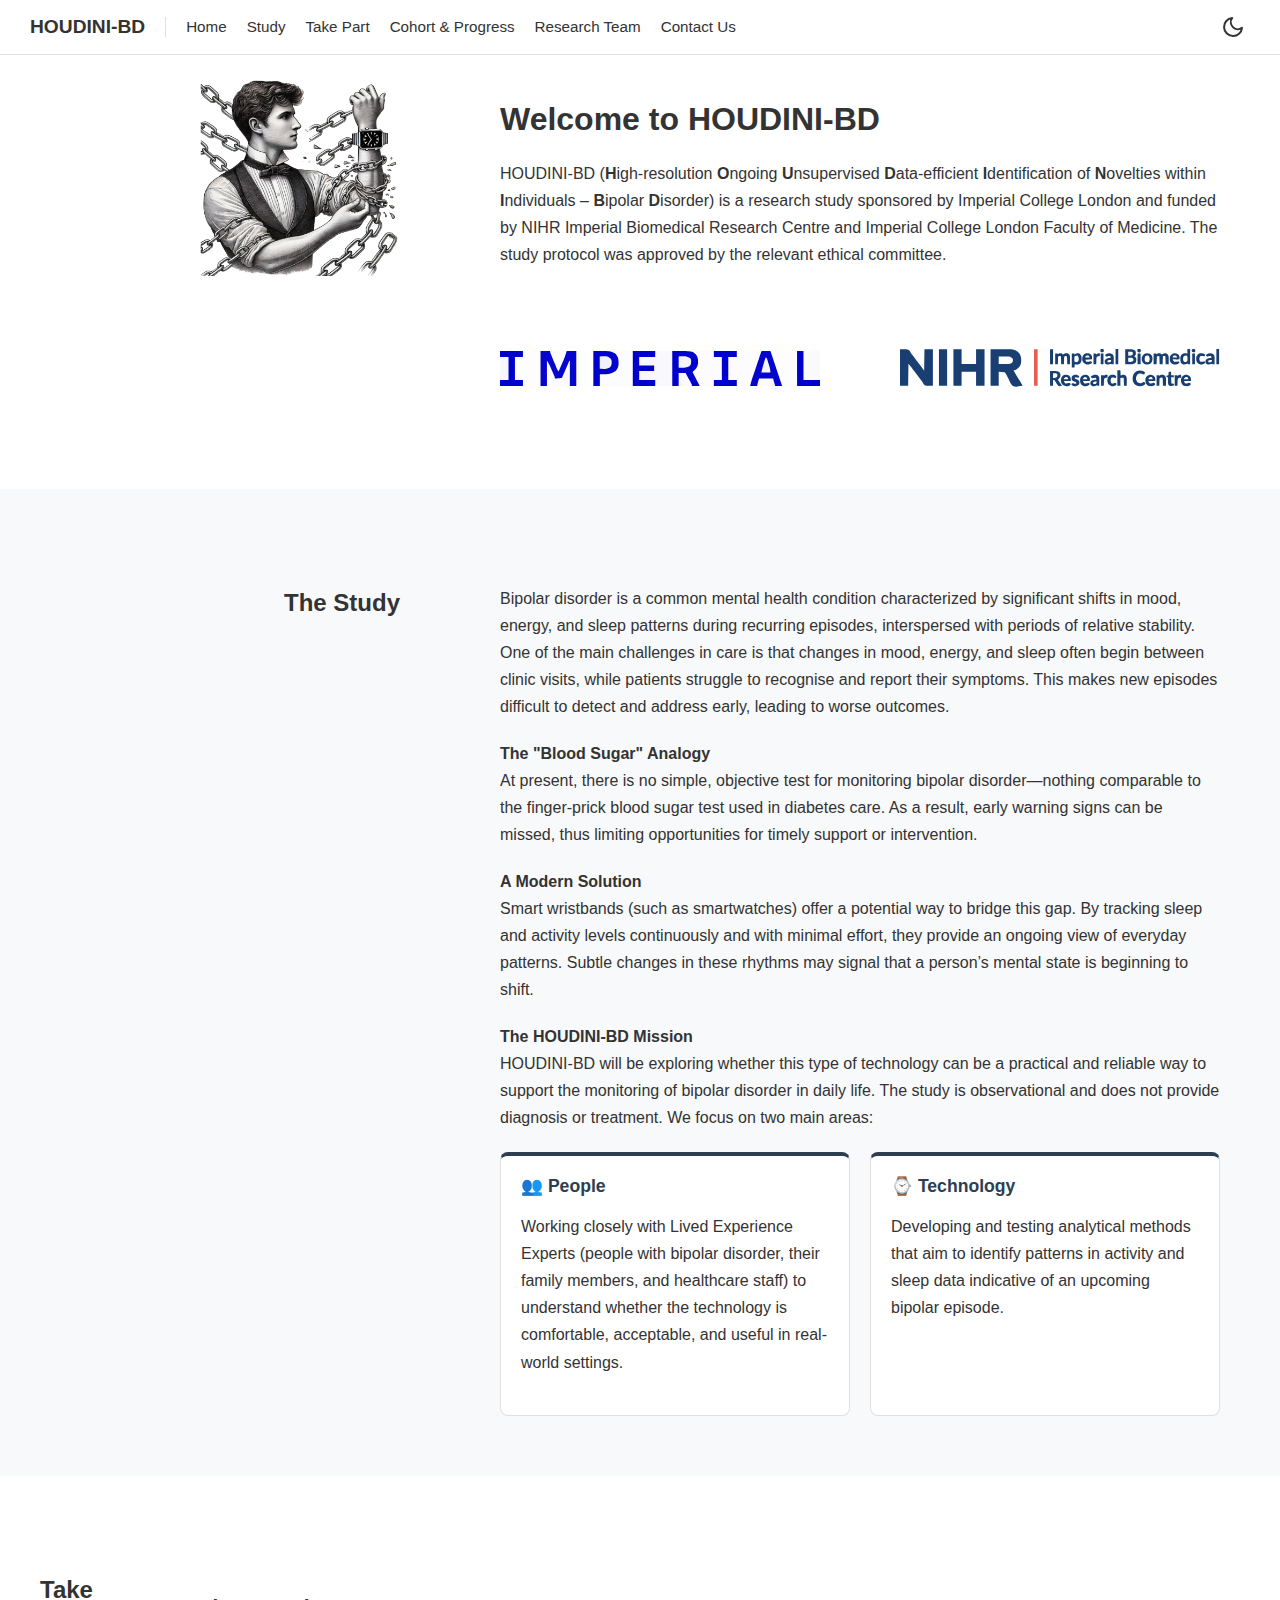
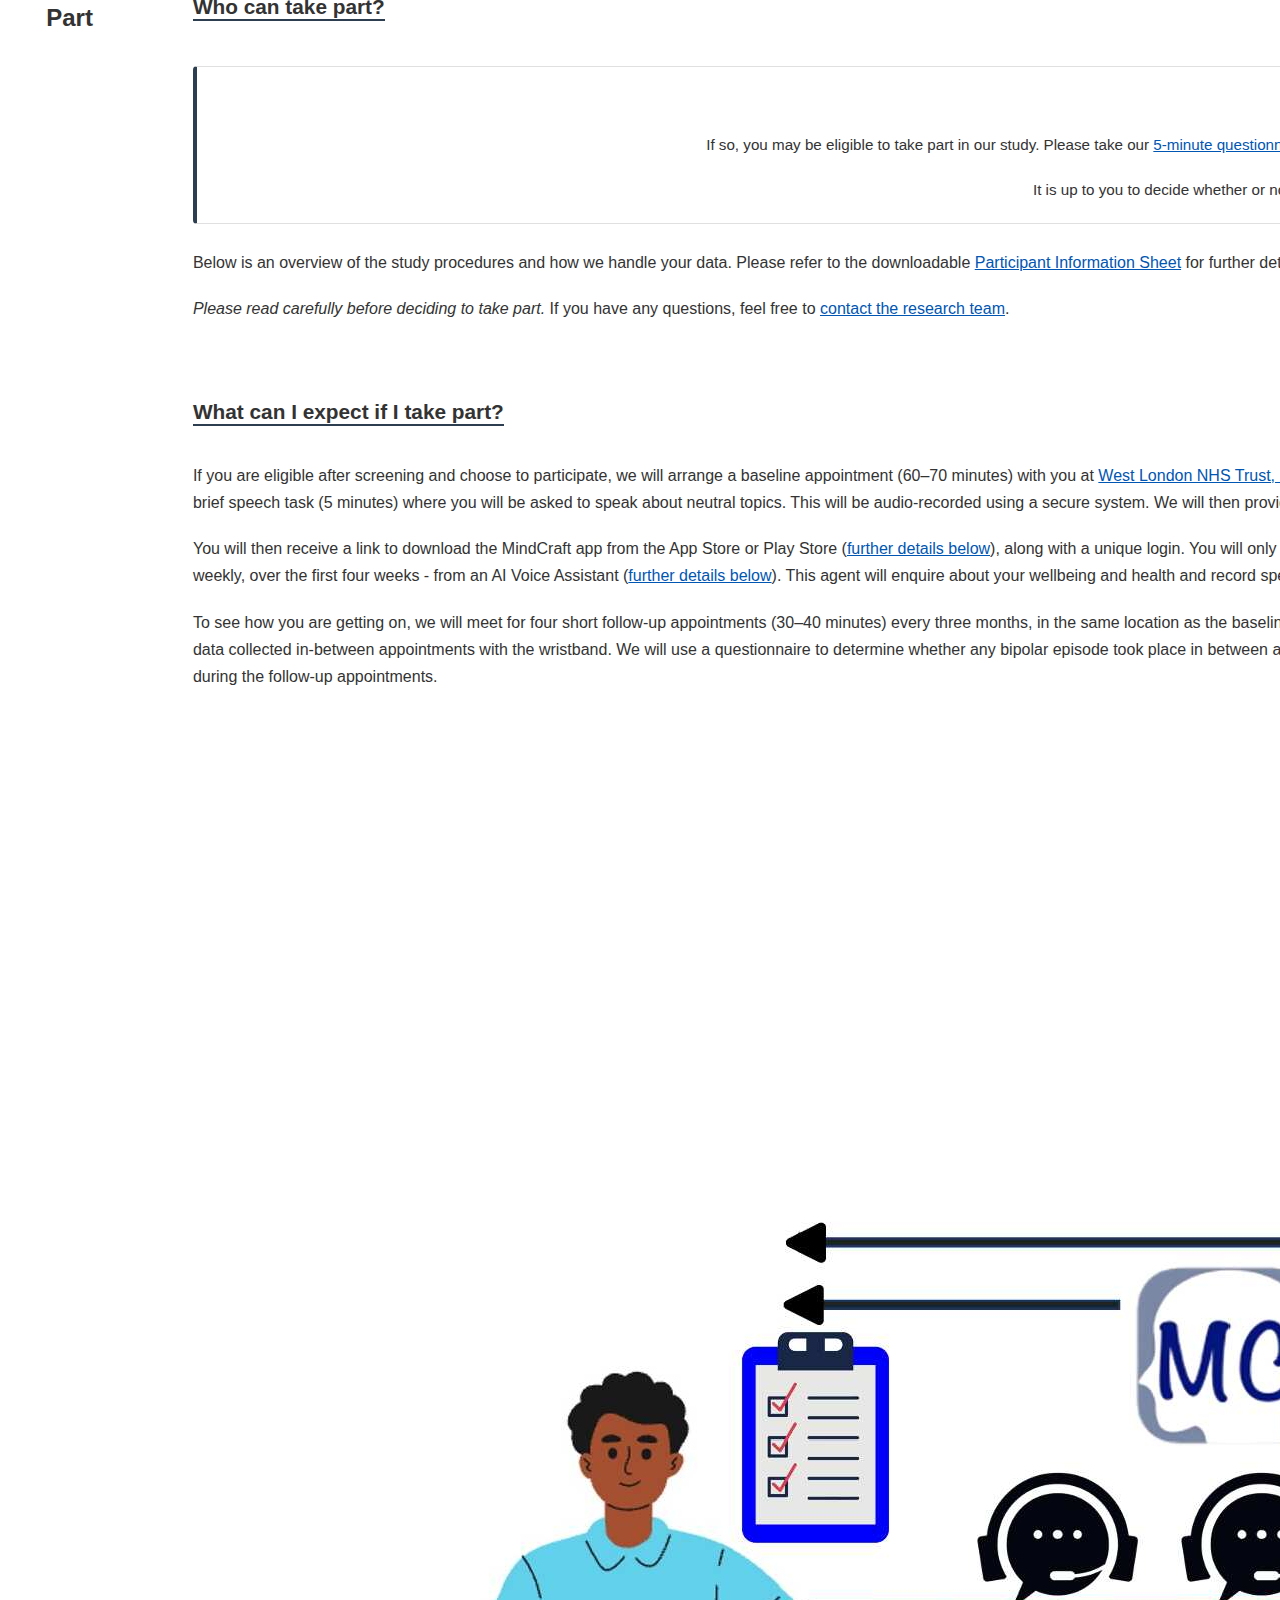
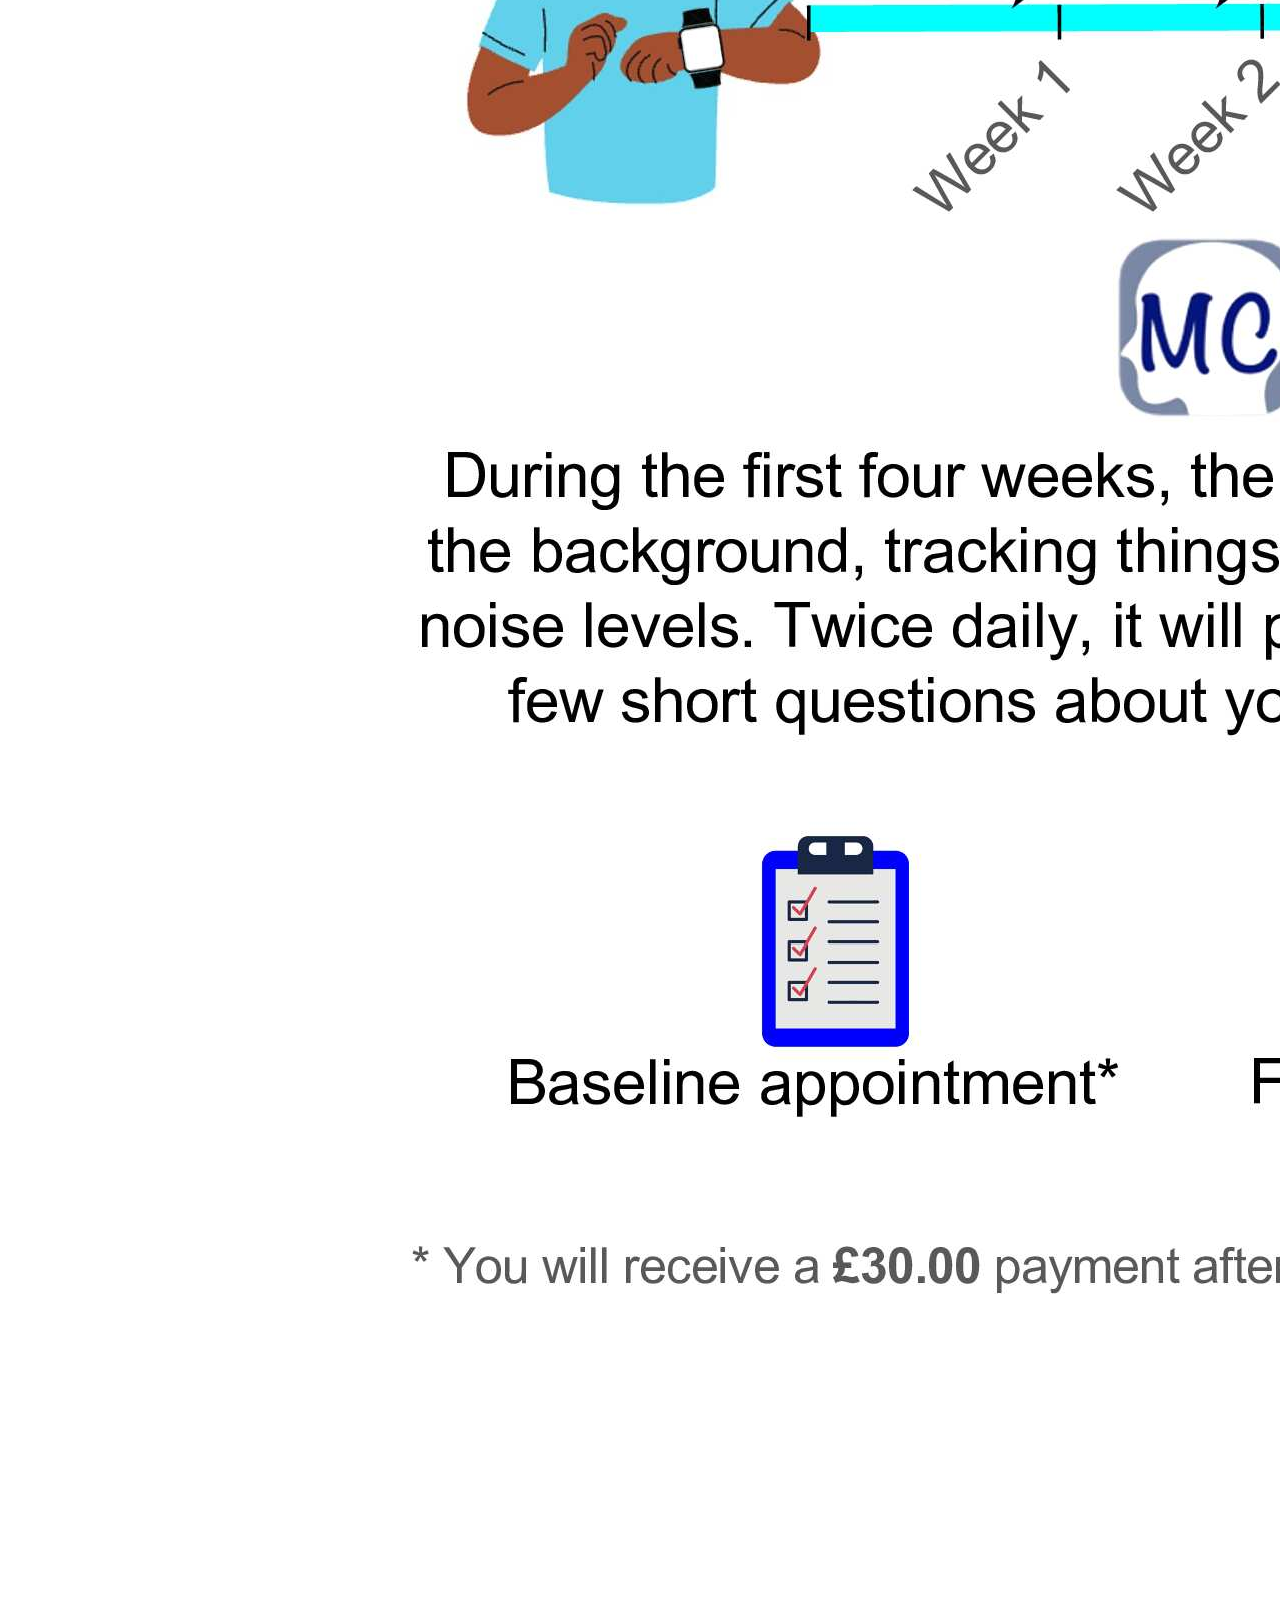
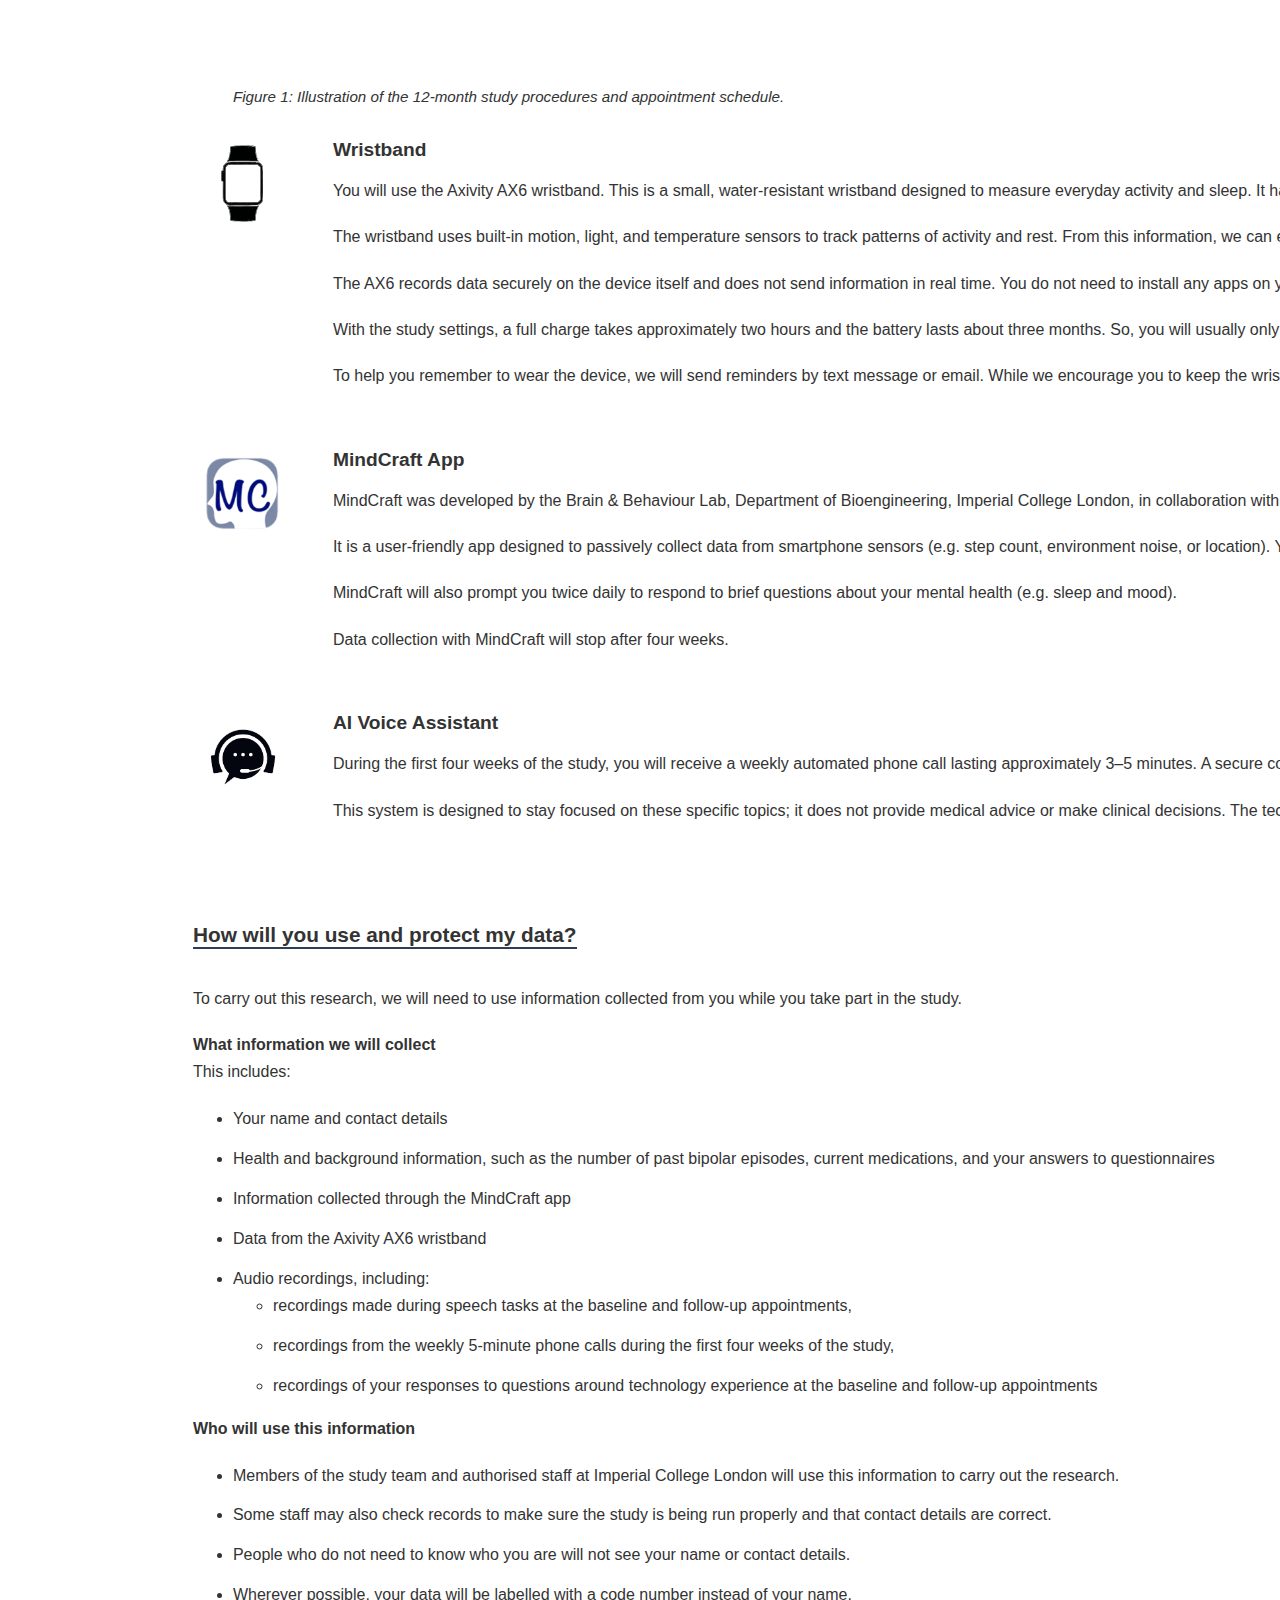
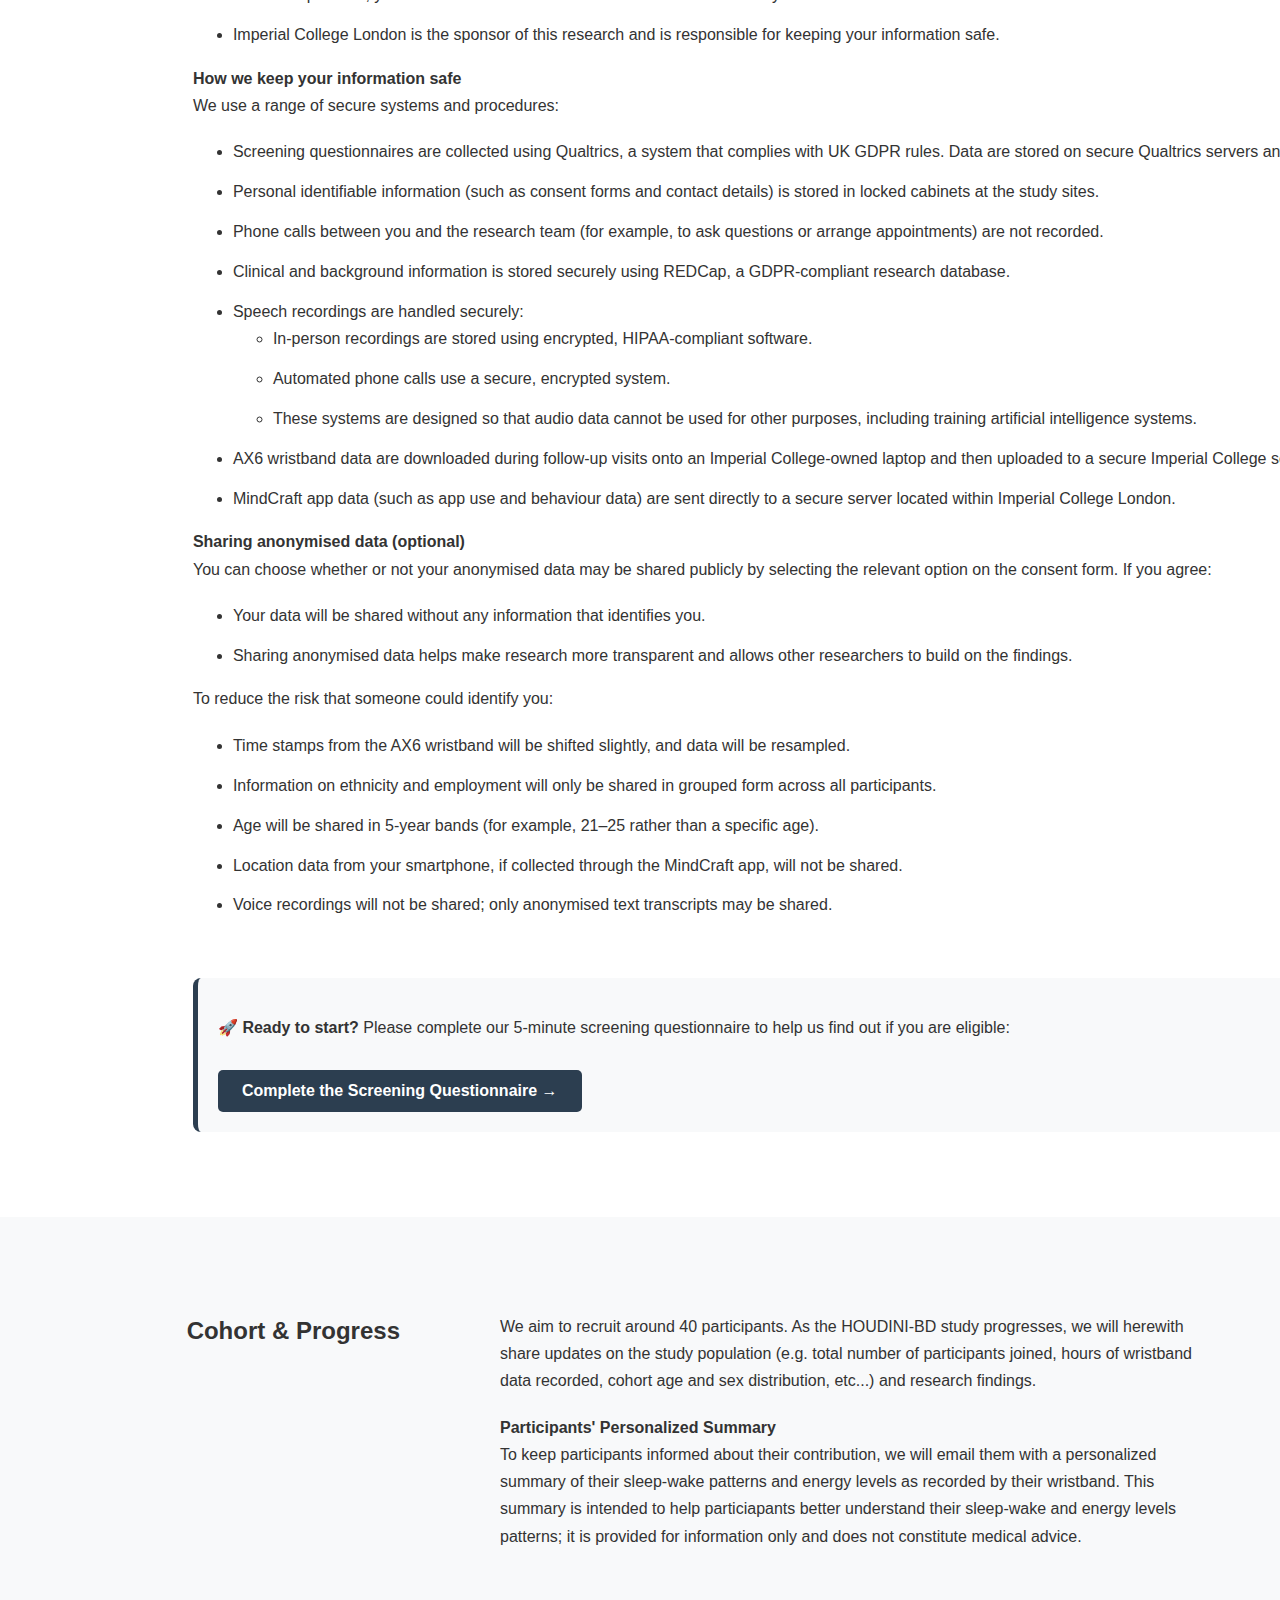
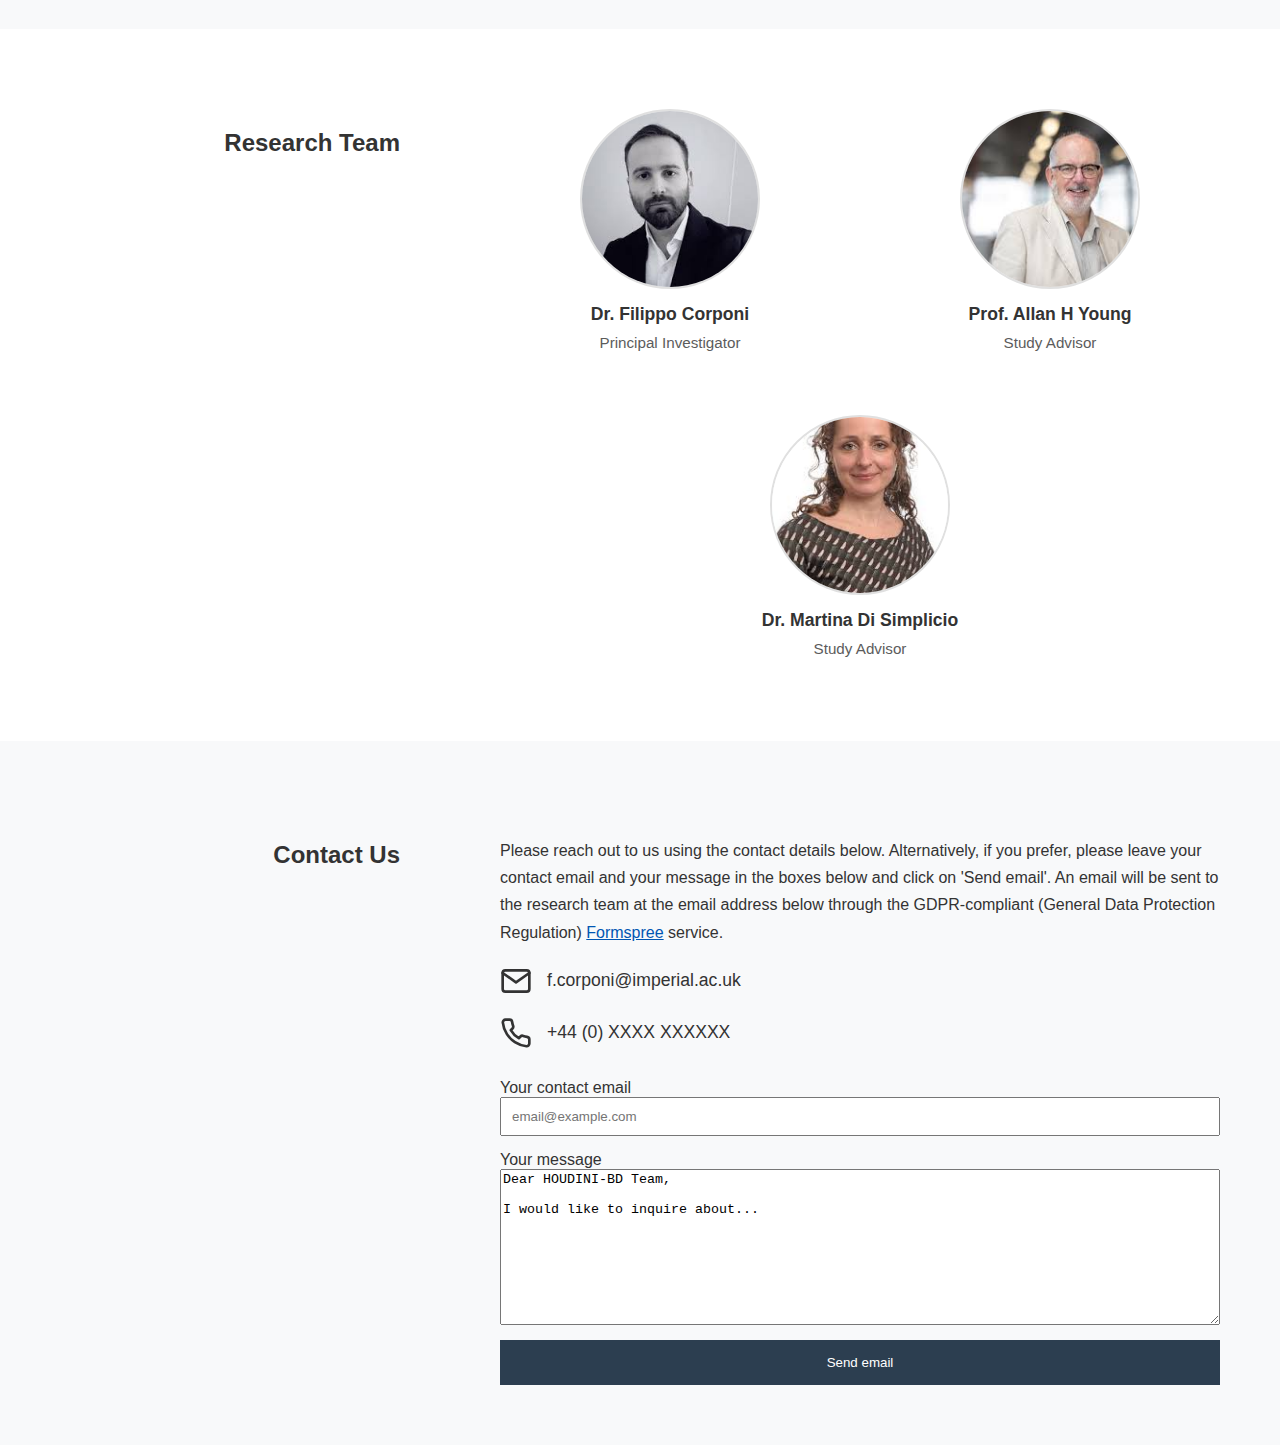
<file: index.html>
<!DOCTYPE html>
<html lang="en" data-theme="light">
<head>
    <meta charset="UTF-8">
    <meta name="viewport" content="width=device-width, initial-scale=1.0">
    <title>HOUDINI-BD Study</title>
    <link rel="icon" type="image/png" href="static/images/study_logo.png">
    <link rel="stylesheet" href="style.css">
</head>
<body>

    <nav class="navbar">
        <div class="nav-left">
            <div class="logo-text"><strong>HOUDINI-BD</strong></div>
            <div class="divider"></div>
            <ul class="nav-links">
                <li><a href="#intro">Home</a></li>
                <li><a href="#study">Study</a></li>
                <li><a href="#take-part">Take Part</a></li>
                <li><a href="#cohort">Cohort & Progress</a></li>
                <li><a href="#research-team">Research Team</a></li>
                <li><a href="#contact">Contact Us</a></li>
            </ul>
        </div>
        
        <div class="nav-right">
            <div class="theme-dropdown">
                <button class="theme-icon-btn" aria-label="Toggle theme">
                    <svg viewBox="0 0 24 24" fill="none" stroke="currentColor" stroke-width="2" stroke-linecap="round" stroke-linejoin="round" class="moon-icon">
                        <path d="M21 12.79A9 9 0 1 1 11.21 3 7 7 0 0 0 21 12.79z"></path>
                    </svg>
                </button>
                <div class="dropdown-content">
                    <button class="theme-opt" data-value="light">Light</button>
                    <button class="theme-opt" data-value="dark">Dark</button>
                    <button class="theme-opt" data-value="automatic">Auto</button>
                </div>
            </div>
        </div>
    </nav>

    <main>
        <section id="intro" class="two-column">
            <div class="left-col">
                <img src="static/images/study_logo.png" alt="HOUDINI-BD Logo" class="side-logo">
            </div>
            <div class="right-col">
                <h1>Welcome to HOUDINI-BD</h1>
                <p>
                    HOUDINI-BD (<strong>H</strong>igh-resolution <strong>O</strong>ngoing <strong>U</strong>nsupervised <strong>D</strong>ata-efficient <strong>I</strong>dentification of <strong>N</strong>ovelties within <strong>I</strong>ndividuals – <strong>B</strong>ipolar <strong>D</strong>isorder) is a research study sponsored by Imperial College London and funded by NIHR Imperial Biomedical Research Centre and  Imperial College London Faculty of Medicine. The study protocol was approved by the relevant ethical committee.
                </p>

                <div class="logo-row">
                    <div class="logo-container">
                        <img src="static/images/logo_imperial.svg" alt="Imperial College London Logo">
                    </div>
                    <div class="logo-container">
                        <img src="static/images/logo_nihr.svg" alt="NIHR Logo">
                    </div>
                </div>
            </div>
        </section>

        <section id="study" class="two-column alt-section">
            <div class="left-col"><h2>The Study</h2></div>
            <div class="right-col">
                <p>Bipolar disorder is a common mental health condition characterized by significant shifts in mood, energy, and sleep patterns during recurring episodes, interspersed with periods of relative stability. One of the main challenges in care is that changes in mood, energy, and sleep often begin between clinic visits, while patients struggle to recognise and report their symptoms. This makes new episodes difficult to detect and address early, leading to worse outcomes.</p>

                <p><strong>The "Blood Sugar" Analogy</strong><br>
                At present, there is no simple, objective test for monitoring bipolar disorder—nothing comparable to the finger-prick blood sugar test used in diabetes care. As a result, early warning signs can be missed, thus limiting opportunities for timely support or intervention.</p>

                <p><strong>A Modern Solution</strong><br>
                Smart wristbands (such as smartwatches) offer a potential way to bridge this gap. By tracking sleep and activity levels continuously and with minimal effort, they provide an ongoing view of everyday patterns. Subtle changes in these rhythms may signal that a person’s mental state is beginning to shift.</p>

                <p><strong>The HOUDINI-BD Mission</strong><br>
                HOUDINI-BD will be exploring whether this type of technology can be a practical and reliable way to support the monitoring of bipolar disorder in daily life. The study is observational and does not provide diagnosis or treatment. We focus on two main areas:</p>
                
                <div class="focus-grid">
                    <div class="focus-card">
                        <div class="focus-header">👥 People</div>
                        <p>Working closely with Lived Experience Experts (people with bipolar disorder, their family members, and healthcare staff) to understand whether the technology is comfortable, acceptable, and useful in real-world settings.</p>
                    </div>
                    <div class="focus-card">
                        <div class="focus-header">⌚ Technology</div>
                        <p>Developing and testing analytical methods that aim to identify patterns in activity and sleep data indicative of an upcoming bipolar episode.</p>
                    </div>
                </div>
            </div>
        </section>

        <section id="take-part" class="two-column alt-section">
            <div class="left-col"><h2>Take Part</h2></div>
            <div class="right-col">
                <div class="recruiting-banner"><a href="#screening-box" style="text-decoration: none; color: inherit;">Now Recruiting</a></div>
                
                <h3 class="section-subheading">Who can take part?</h3>

                <div class="info-notice">   
                <p><strong>Are you an adult living with bipolar disorder who has experienced mood episode(s) in the last two years?</strong></p>

                <p>
                    If so, you may be eligible to take part in our study. Please take our 
                    <a href="#screening-box">5-minute questionnaire below</a> 
                    to help us find out if you are eligible. By wearing a smart wristband in your day-to-day life, you would help us develop solutions to spot early signs of new bipolar episodes and improve future care. As a thank you for your contribution, you will receive <strong>£30.00</strong> after each study appointment.
                </p>
                <p>
                    It is up to you to decide whether or not to take part. If you decide to take part, you are still free to withdraw at any time and without giving a reason. A decision to withdraw at any time, or a decision not to take part, will not affect the standard of care you are receiving, now or in the future.  
                </p>
                </div>

                <p>Below is an overview of the study procedures and how we handle your data. Please refer to the downloadable <a href="static/documents/participant_information_sheet.pdf" target="_blank">Participant Information Sheet</a> for further details.
                <p><em>Please read carefully before deciding to take part.</em> 
                If you have any questions, feel free to 
                <a href="#contact">contact the research team</a>.
                </p>
                </p>

                <br>

                <h3 class="section-subheading">What can I expect if I take part?</h3>
                
                <p>If you are eligible after screening and choose to participate, we will arrange a baseline appointment (60–70 minutes) with you at 
                    <a href="https://www.google.com/maps/search/?api=1&query=West+London+NHS+Trust+1+Armstrong+Way+Southall+UB2+4SD" target="_blank">
                        West London NHS Trust, 1 Armstrong Way, Southall UB2 4SD
                    </a>. During the baseline appointment, you will have a chance to ask any questions you may have about the study. If you decide to take part, we will ask you to sign a consent form and we will collect some information about your mental health history and demographics (e.g. age, sex, occupation). You will also complete a brief speech task (5 minutes) where you will be asked to speak about neutral topics. This will be audio-recorded using a secure system. We will then provide you with a smart wristband (<a href="#wristband-detail">further details below</a>) to wear on your nondominant wrist over the next 12 months in your daily life. We will periodically send you (over email or text message) reminders to wear and recharge the wristband. Following the baseline appointment, you will receive your first £30.00 payment.
                </p>

                <p>
                    You will then receive a link to download the MindCraft app from the App Store or Play Store (<a href="#mindcraft-detail">further details below</a>), along with a unique login. You will only use the MindCraft app during the first four weeks of the study in addition to wearing the wristband. This app runs in the background, tracking things like steps and general noise levels. Additionally, it will prompt you to answer a few short questions, twice daily, about your mood and sleep. Furthermore, you will receive brief (3-5 minute) phone calls - weekly, over the first four weeks - from an AI Voice Assistant (<a href="#agent-detail">further details below</a>). This agent will enquire about your wellbeing and health and record speech samples with a secure system. You will no longer engage with the MindCraft app or the speech agent after the first four weeks of the study. <em>You can <a href="#contact">contact the research team</a> at any point if you have queries about the study or need assistance with the MindCraft app, the AI Voice Assistant, or the wristband</em>.
                </p>

                <p>To see how you are getting on, we will meet for four short follow-up appointments (30–40 minutes) every three months, in the same location as the baseline appointment, over the course of the 12-month study. You will receive £30.00 after each appointment (totalling <strong>£150.00</strong> over the course of the entire study, including the baseline appointment). If you withdraw from the study before completing it, you will retain any payments given up to that point. During these follow-up appointments, we will download data collected in-between appointments with the wristband. We will use a questionnaire to determine whether any bipolar episode took place in between assessments or is ongoing. We will ask you about your experience with the wristband. Lastly, you will also complete a brief speech task (5 minutes) similar to the one completed at the baseline appointment. Speech from the speech task and your feedback on the wristband will be securely recorded for analysis. No other speech data will be recorded during the follow-up appointments.</p>

               <p style="text-align: center;">
                    <em>Below you can find an illustration of the study procedures discussed above (Figure 1) along with more details on the wristband you will be wearing, the MindCraft app, and the AI Voice Assistant.</em> 
                </p>
                
                <br>

                <figure class="timeline-container">
    <img src="static/images/study_timeline.jpg" alt="Study Timeline Diagram">
    <figcaption class="center-caption">
        Figure 1: Illustration of the 12-month study procedures and appointment schedule.
    </figcaption>
    </figure>

    <br>

    <div class="tech-row" id="wristband-detail">
        <div class="tech-img">
            <img src="static/images/wristband.svg" alt="Smart Wristband">
        </div>
        <div class="tech-text">
            <h4 class="tech-title">Wristband</h4>
            <p>You will use the Axivity AX6 wristband. This is a small, water-resistant wristband designed to measure everyday activity and sleep. It has been widely used across various research studies.</p> 
            <p> The wristband uses built-in motion, light, and temperature sensors to track patterns of activity and rest. From this information, we can estimate things like activity levels and sleep–wake patterns, and also check whether the device was being worn.</p>
            <p>The AX6 records data securely on the device itself and does not send information in real time. You do not need to install any apps on your smartphone to use the AX6 wristband. We will download the data during your follow-up visits.</p> 
            <p>With the study settings, a full charge takes approximately two hours and the battery lasts about three months. So, you will usually only need to recharge the device once between quarterly follow-up visits. When we contact you to remind you about an upcoming visit, we will also remind you to recharge the wristband.</p>
            <p>To help you remember to wear the device, we will send reminders by text message or email. While we encourage you to keep the wristband on as much as you can, you can remove it at any time and put it back on if you wish.</p>
        </div>
    </div>

    <div class="tech-row" id="mindcraft-detail">
        <div class="tech-img">
            <img src="static/images/Mindcraft-image.png" alt="MindCraft App Logo"> </div>
        <div class="tech-text">
            <h4 class="tech-title">MindCraft App</h4>
                <p>MindCraft was developed by the Brain & Behaviour Lab, Department of Bioengineering, Imperial College London, in collaboration with Lived Experience Experts.</p>
                <p>It is a user-friendly app designed to passively collect data from smartphone sensors (e.g. step count, environment noise, or location). You will set your data-sharing preferences when you first set up the app, and you can change them at any time in the app’s settings. For example, if you feel uncomfortable sharing a particular type of data, such as GPS location or environmental noise, you can choose to exclude it, and this will not prevent you from continuing in the study.</p>
                <p>MindCraft will also prompt you twice daily to respond to brief questions about your mental health (e.g. sleep and mood).</p>
                <p>Data collection with MindCraft will stop after four weeks.</p>
            </div>
    </div>

    <div class="tech-row" id="agent-detail">
        <div class="tech-img">
            <img src="static/images/speech_agent.png" alt="Voice Agent Icon">
        </div>
        <div class="tech-text">
            <h4 class="tech-title">AI Voice Assistant</h4>
                <p>During the first four weeks of the study, you will receive a weekly automated phone call lasting approximately 3–5 minutes. A secure computer system will ask short, structured questions about your mood, wellbeing, symptoms, and daily activities, and your responses will be audio-recorded for research purposes only.</p>
                <p>This system is designed to stay focused on these specific topics; it does not provide medical advice or make clinical decisions. The technology is powered by Google’s conversational artificial intelligence (Gemini Flash 2.5). However, strict agreements are in place to ensure that Google cannot access or use your conversation data for any purpose, including the training of its AI systems.</p>
        </div>
    </div>              

                <h3 class="section-subheading">How will you use and protect my data?</h3>

                <p>To carry out this research, we will need to use information collected from you while you take part in the study.</p>

                <p><strong>What information we will collect</strong><br>
                This includes:</p>
                <ul>
                    <li>Your name and contact details</li>
                    <li>Health and background information, such as the number of past bipolar episodes, current medications, and your answers to questionnaires</li>
                    <li>Information collected through the MindCraft app</li>
                    <li>Data from the Axivity AX6 wristband</li>
                    <li>Audio recordings, including:
                        <ul>
                            <li>recordings made during speech tasks at the baseline and follow-up appointments,</li>
                            <li>recordings from the weekly 5-minute phone calls during the first four weeks of the study,</li>
                            <li>recordings of your responses to questions around technology experience at the baseline and follow-up appointments</li>

                        </ul>
                    </li>
                </ul>

                <p><strong>Who will use this information</strong></p>
                <ul>
                    <li>Members of the study team and authorised staff at Imperial College London will use this information to carry out the research.</li>
                    <li>Some staff may also check records to make sure the study is being run properly and that contact details are correct.</li>
                    <li>People who do not need to know who you are will not see your name or contact details.</li>
                    <li>Wherever possible, your data will be labelled with a code number instead of your name.</li>
                    <li>Imperial College London is the sponsor of this research and is responsible for keeping your information safe.</li>
                </ul>

                <p><strong>How we keep your information safe</strong><br>
                We use a range of secure systems and procedures:</p>
                <ul>
                    <li>Screening questionnaires are collected using Qualtrics, a system that complies with UK GDPR rules. Data are stored on secure Qualtrics servers and then transferred to Imperial College servers. Once transferred, the data are deleted from Qualtrics. If someone does not meet the study criteria or decides not to take part, their data will be destroyed.</li>
                    <li>Personal identifiable information (such as consent forms and contact details) is stored in locked cabinets at the study sites.</li>
                    <li>Phone calls between you and the research team (for example, to ask questions or arrange appointments) are not recorded.</li>
                    <li>Clinical and background information is stored securely using REDCap, a GDPR-compliant research database.</li>
                    <li>Speech recordings are handled securely:
                        <ul>
                            <li>In-person recordings are stored using encrypted, HIPAA-compliant software.</li>
                            <li>Automated phone calls use a secure, encrypted system.</li>
                            <li>These systems are designed so that audio data cannot be used for other purposes, including training artificial intelligence systems.</li>
                        </ul>
                    </li>
                    <li>AX6 wristband data are downloaded during follow-up visits onto an Imperial College-owned laptop and then uploaded to a secure Imperial College server.</li>
                    <li>MindCraft app data (such as app use and behaviour data) are sent directly to a secure server located within Imperial College London.</li>
                </ul>

                <p><strong>Sharing anonymised data (optional)</strong><br>
                You can choose whether or not your anonymised data may be shared publicly by selecting the relevant option on the consent form. If you agree:</p>
                <ul>
                    <li>Your data will be shared without any information that identifies you.</li>
                    <li>Sharing anonymised data helps make research more transparent and allows other researchers to build on the findings.</li>
                </ul>

                <p>To reduce the risk that someone could identify you:</p>
                <ul>
                    <li>Time stamps from the AX6 wristband will be shifted slightly, and data will be resampled.</li>
                    <li>Information on ethnicity and employment will only be shared in grouped form across all participants.</li>
                    <li>Age will be shared in 5-year bands (for example, 21–25 rather than a specific age).</li>
                    <li>Location data from your smartphone, if collected through the MindCraft app, will not be shared.</li>
                    <li>Voice recordings will not be shared; only anonymised text transcripts may be shared.</li>
                </ul>              

                <br>

                    <p>
                    <div class="cta-box" id="screening-box">
                        <p>🚀 <strong>Ready to start?</strong> Please complete our 5-minute screening questionnaire to help us find out if you are eligible:</p>
                        <a href="https://forms.office.com/Pages/ResponsePage.aspx?id=XXXXXX" target="_blank" class="cta-button">
                            Complete the Screening Questionnaire →
                        </a>
                    </div>
                </p>

            </div>
        </section>

        <section id="cohort" class="two-column">
            <div class="left-col"><h2>Cohort & Progress</h2></div>
            <div class="right-col">
                <p>We aim to recruit around 40 participants. As the HOUDINI-BD study progresses, we will herewith share updates on the study population (e.g. total number of participants joined, hours of wristband data recorded, cohort age and sex distribution, etc...) and research findings.</p>

                <p><strong>Participants' Personalized Summary</strong><br>
                To keep participants informed about their contribution, we will email them with a personalized summary of their sleep-wake patterns and energy levels as recorded by their wristband. This summary is intended to help particiapants better understand their sleep-wake and energy levels patterns; it is provided for information only and does not constitute medical advice.</p>
            </div>
        </section>

        <section id="research-team" class="two-column">
            <div class="left-col"><h2>Research Team</h2></div>
            <div class="right-col">
                <div class="team-grid">
                    <div class="team-member">
                        <div class="member-photo">
                            <img src="static/images/filippo_corponi.jpeg" alt="Dr. Filippo Corponi">
                        </div>
                        <a href="https://filippocmc.github.io/" target="_blank" class="member-name">Dr. Filippo Corponi</a>
                        <p class="member-role">Principal Investigator</p>
                    </div>

                    <div class="team-member">
                        <div class="member-photo">
                            <img src="static/images/allan_young.jpeg" alt="Prof. Allan H Young">
                        </div>
                        <a href="https://profiles.imperial.ac.uk/a.young" class="member-name">Prof. Allan H Young</a>
                        <p class="member-role">Study Advisor</p>
                    </div>

                    <div class="team-member">
                        <div class="member-photo">
                            <img src="static/images/martina_di_simplicio.jpeg" alt="Dr. Martina Di Simplicio">
                        </div>
                        <a href="https://profiles.imperial.ac.uk/m.di-simplicio" class="member-name">Dr. Martina Di Simplicio</a>
                        <p class="member-role">Study Advisor</p>
                    </div>
                </div>
            </div>
        </section>

        <section id="contact" class="two-column alt-section">
            <div class="left-col"><h2>Contact Us</h2></div>
            <div class="right-col">
                <p>Please reach out to us using the contact details below. Alternatively, if you prefer, please leave your contact email and your message in the boxes below and click on 'Send email'. An email will be sent to the research team at the email address below through the GDPR-compliant (General Data Protection Regulation) <a href="https://formspree.io/security/" target="_blank">Formspree</a> service.</p>
                
                <div class="icon-contact">
                    <div class="contact-line clickable-email" id="copy-email" title="Click to copy email">
                        <svg class="icon" viewBox="0 0 24 24" fill="none" stroke="currentColor" stroke-width="2" stroke-linecap="round" stroke-linejoin="round">
                            <path d="M4 4h16c1.1 0 2 .9 2 2v12c0 1.1-.9 2-2 2H4c-1.1 0-2-.9-2-2V6c0-1.1.9-2 2-2z"></path>
                            <polyline points="22,6 12,13 2,6"></polyline>
                        </svg>
                        <span id="email-text">f.corponi@imperial.ac.uk</span>
                        <span class="copy-badge" id="copy-badge">Copied!</span>
                    </div>

                    <div class="contact-line">
                        <svg class="icon" viewBox="0 0 24 24" fill="none" stroke="currentColor" stroke-width="2" stroke-linecap="round" stroke-linejoin="round">
                            <path d="M22 16.92v3a2 2 0 0 1-2.18 2 19.79 19.79 0 0 1-8.63-3.07 19.5 19.5 0 0 1-6-6 19.79 19.79 0 0 1-3.07-8.67A2 2 0 0 1 4.11 2h3a2 2 0 0 1 2 1.72 12.84 12.84 0 0 0 .7 2.81 2 2 0 0 1-.45 2.11L8.09 9.91a16 16 0 0 0 6 6l1.27-1.27a2 2 0 0 1 2.11-.45 12.84 12.84 0 0 0 2.81.7A2 2 0 0 1 22 16.92z"></path>
                        </svg>
                        <span>+44 (0) XXXX XXXXXX</span>
                    </div>
                </div>

                <form action="https://formspree.io/f/mkogwpzk" method="POST" class="stacked-form">
                    <label for="reply-to">Your contact email</label>
                    <input type="email" name="_replyto" id="reply-to" required placeholder="email@example.com">
                    
                    <label for="message">Your message</label>
                    <textarea id="message" name="message" rows="10" required></textarea>
                    
                    <input type="hidden" name="_subject" value="New Contact from HOUDINI-BD Website">
                    
                    <button type="submit" class="submit-btn">Send email</button>
                </form>
            </div>
        </section>
    </main>

    <script src="script.js"></script>
</body>
</html>
</file>
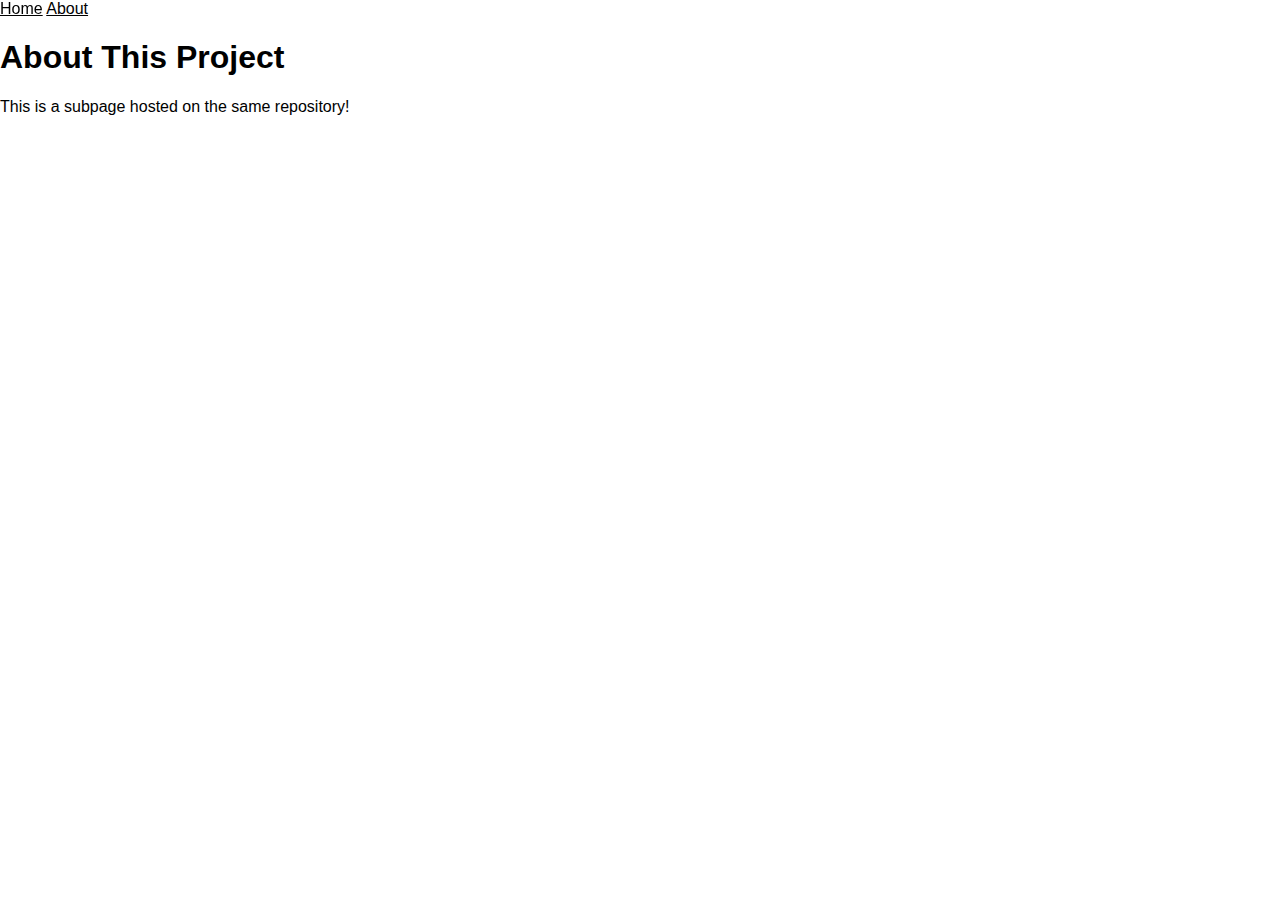
<file: about.html>
<!DOCTYPE html>
<html>
<head>
    <link rel="stylesheet" href="style.css">
    <title>About Me</title>
</head>
<body>
    <nav>
        <a href="index.html">Home</a>
        <a href="about.html">About</a>
    </nav>
    <h1>About This Project</h1>
    <p>This is a subpage hosted on the same repository!</p>
</body>
</html>
</file>
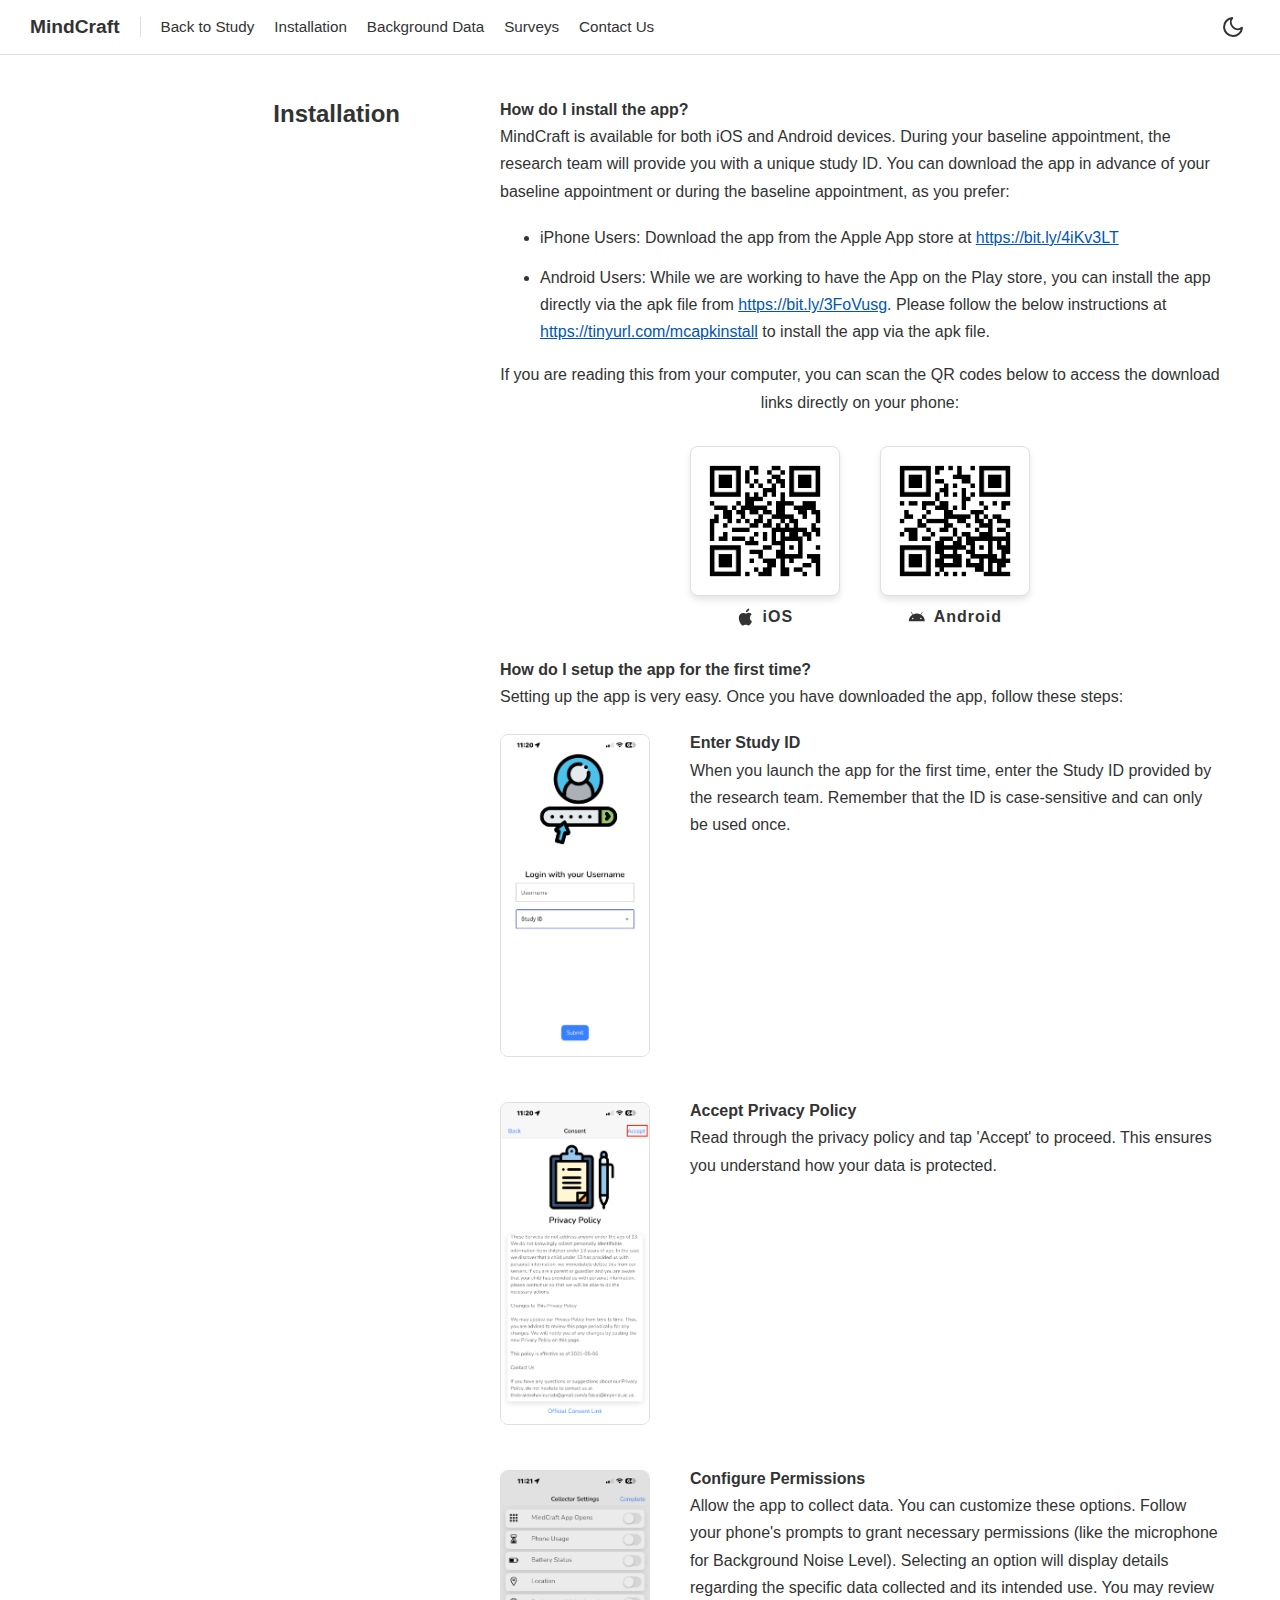
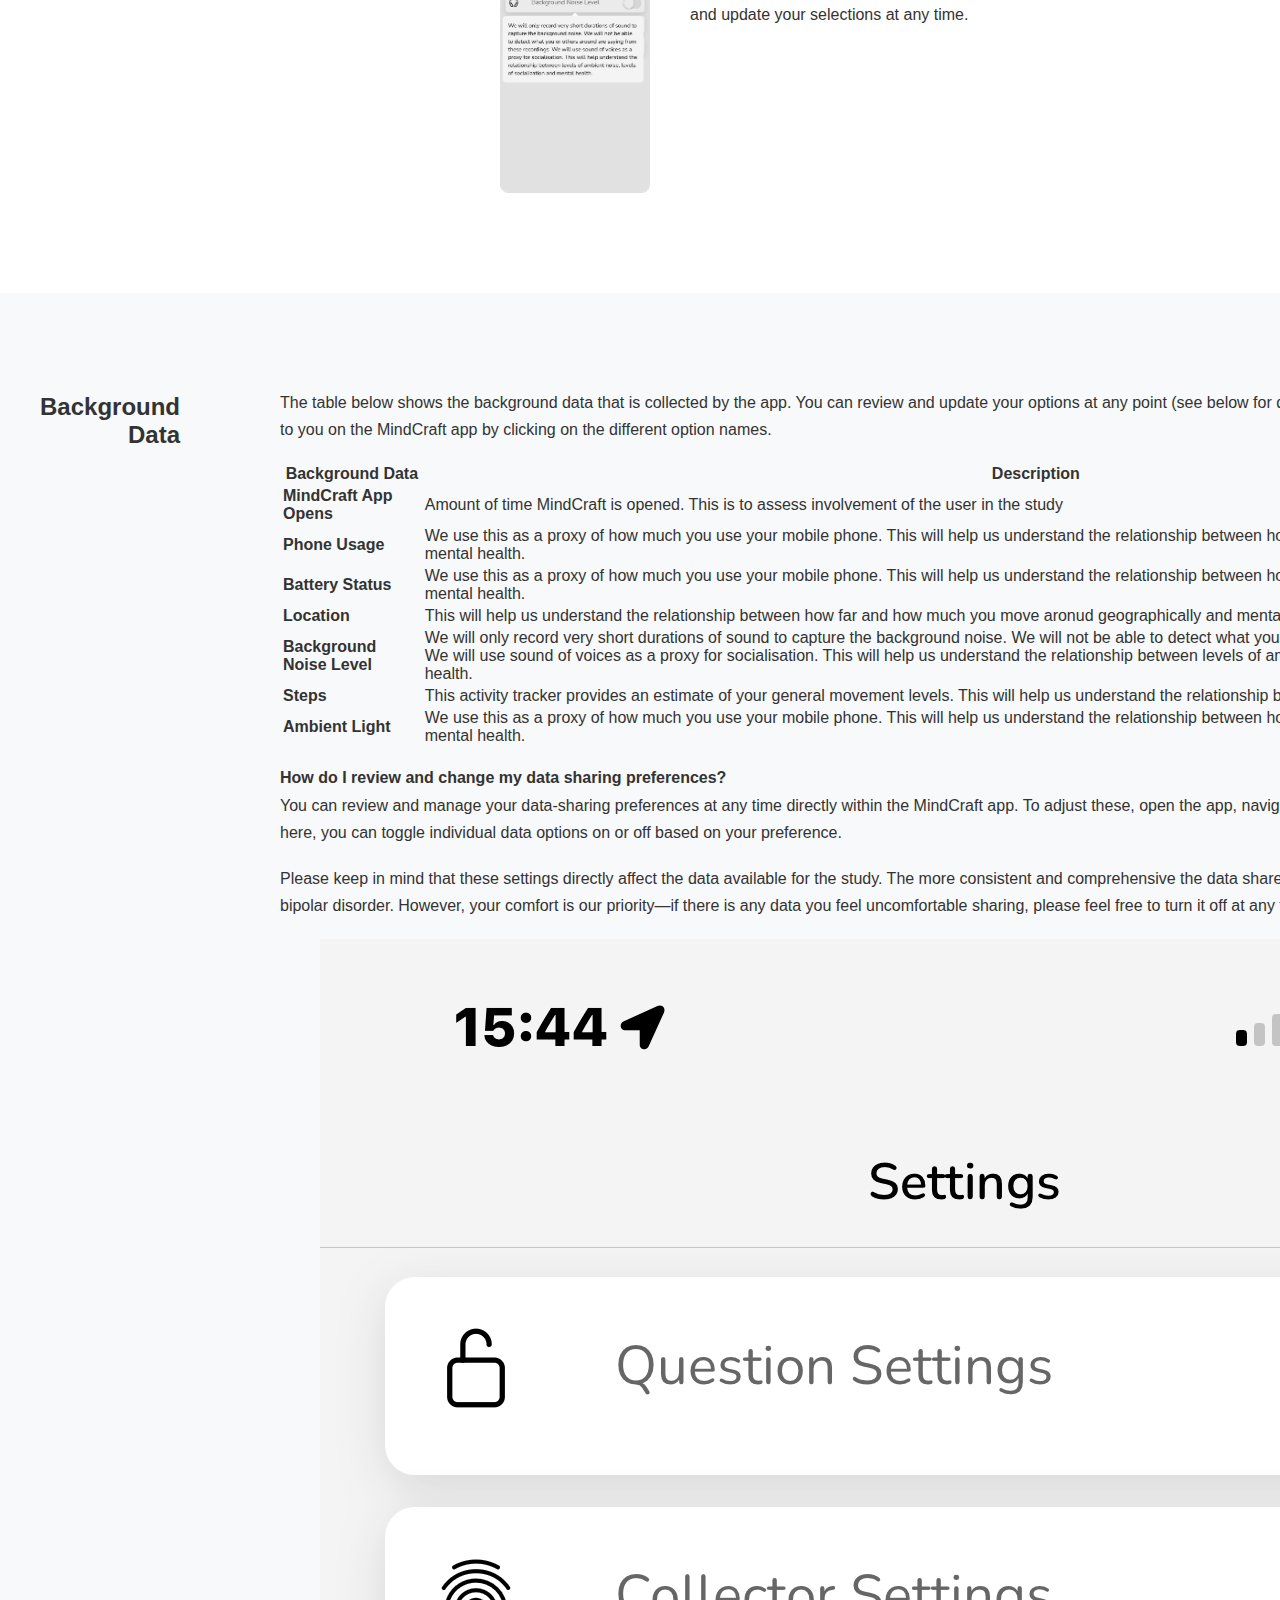
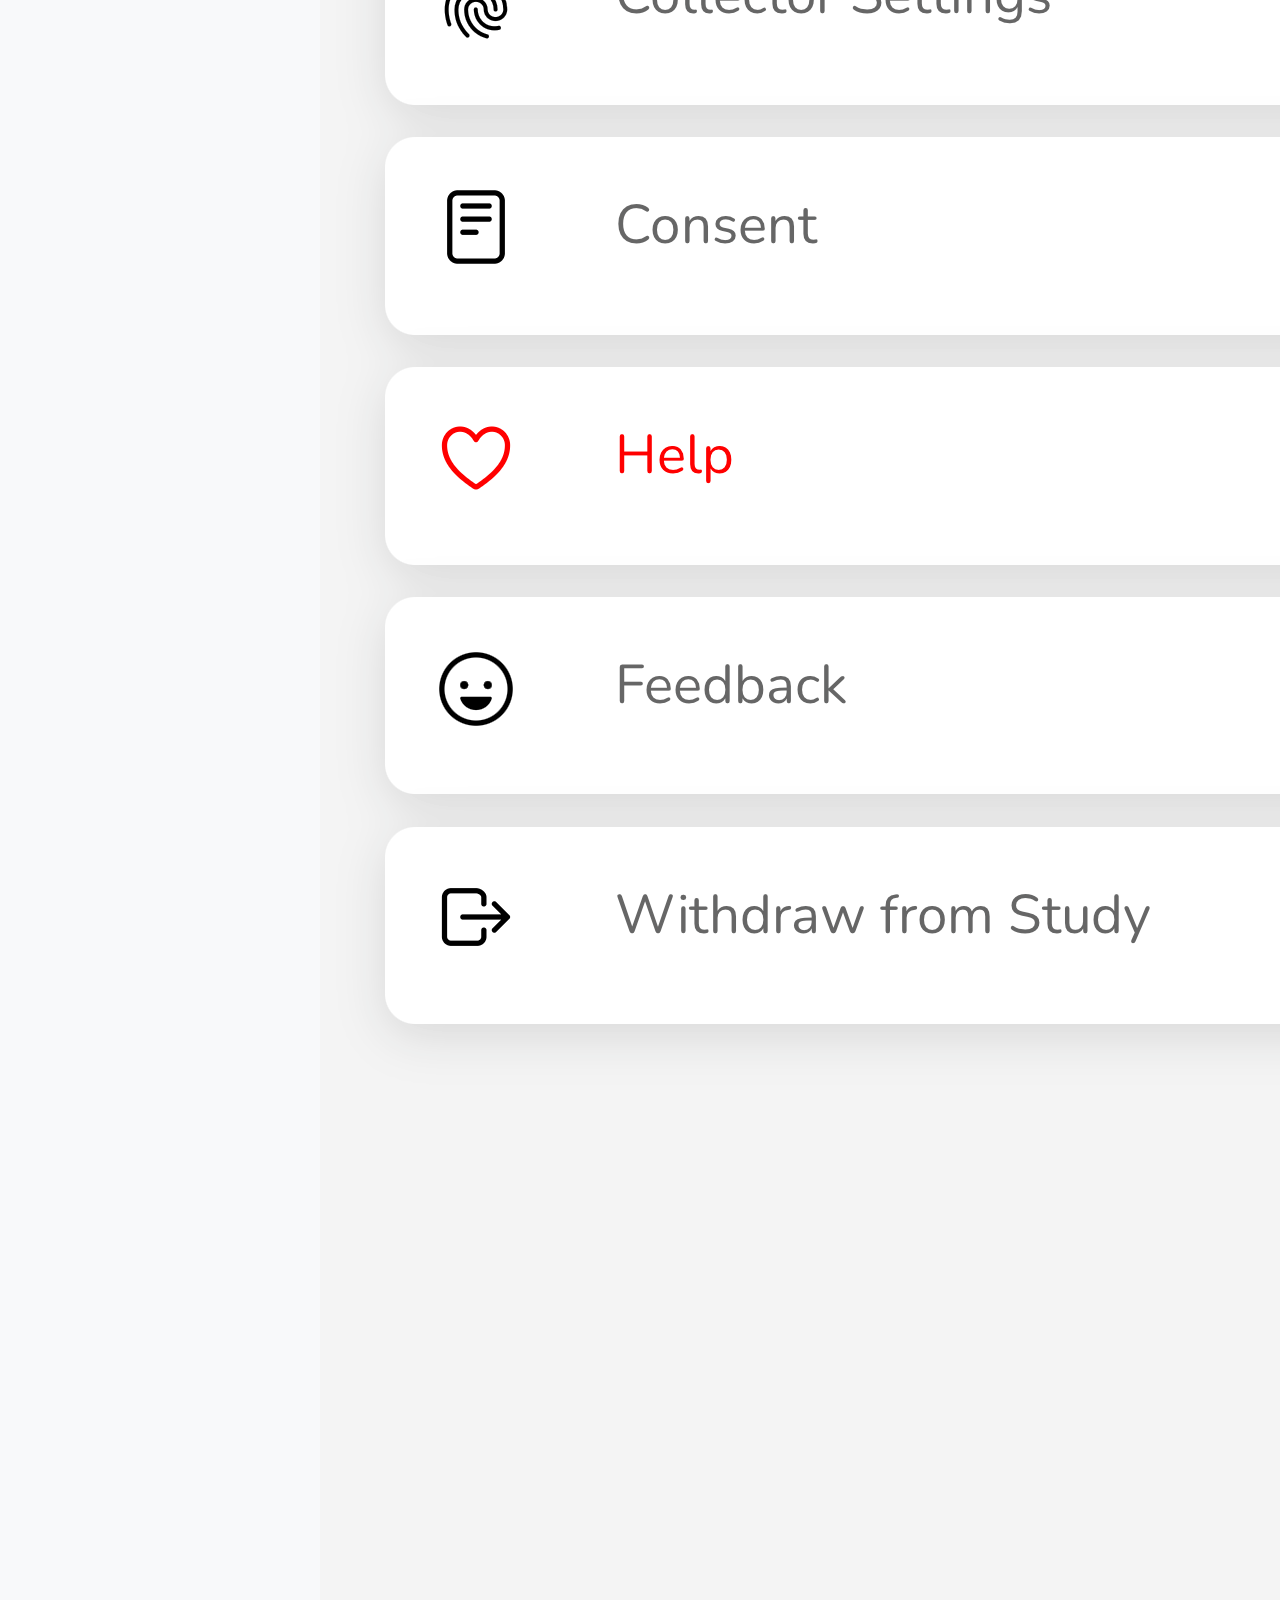
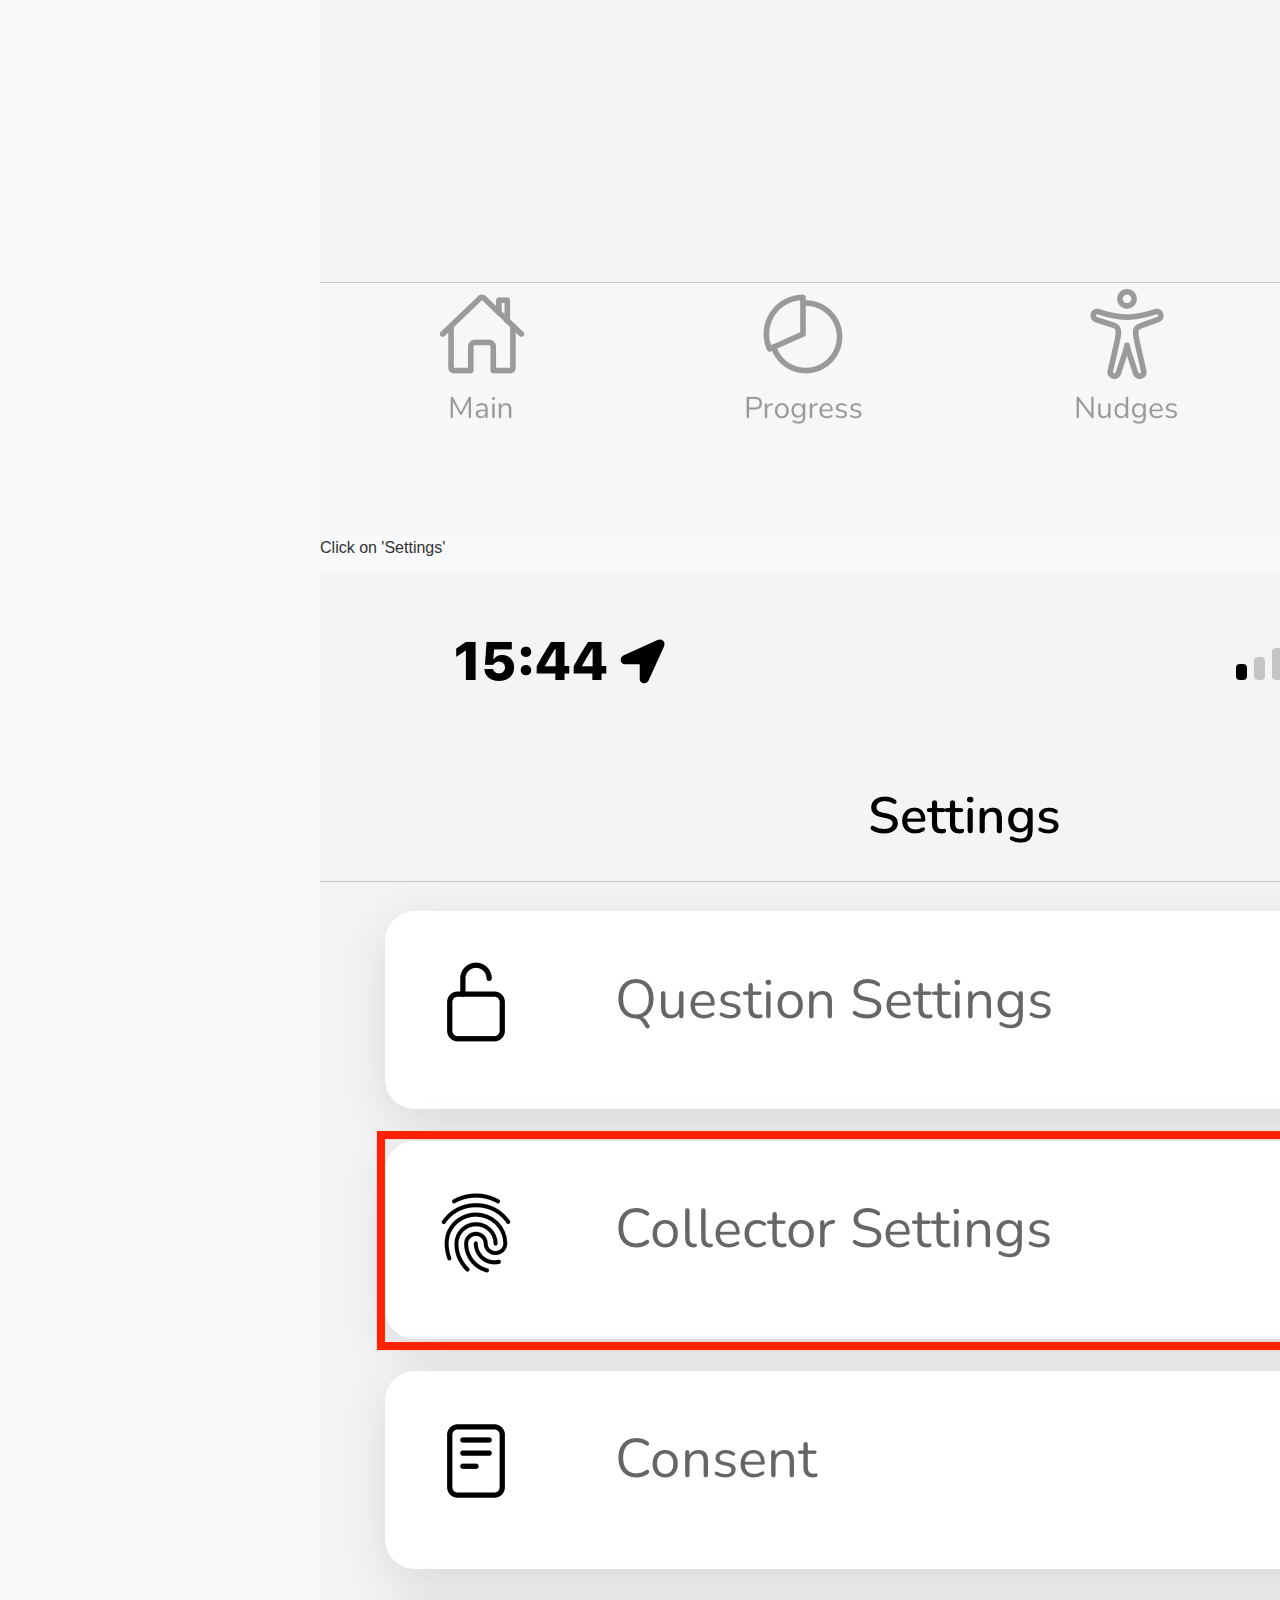
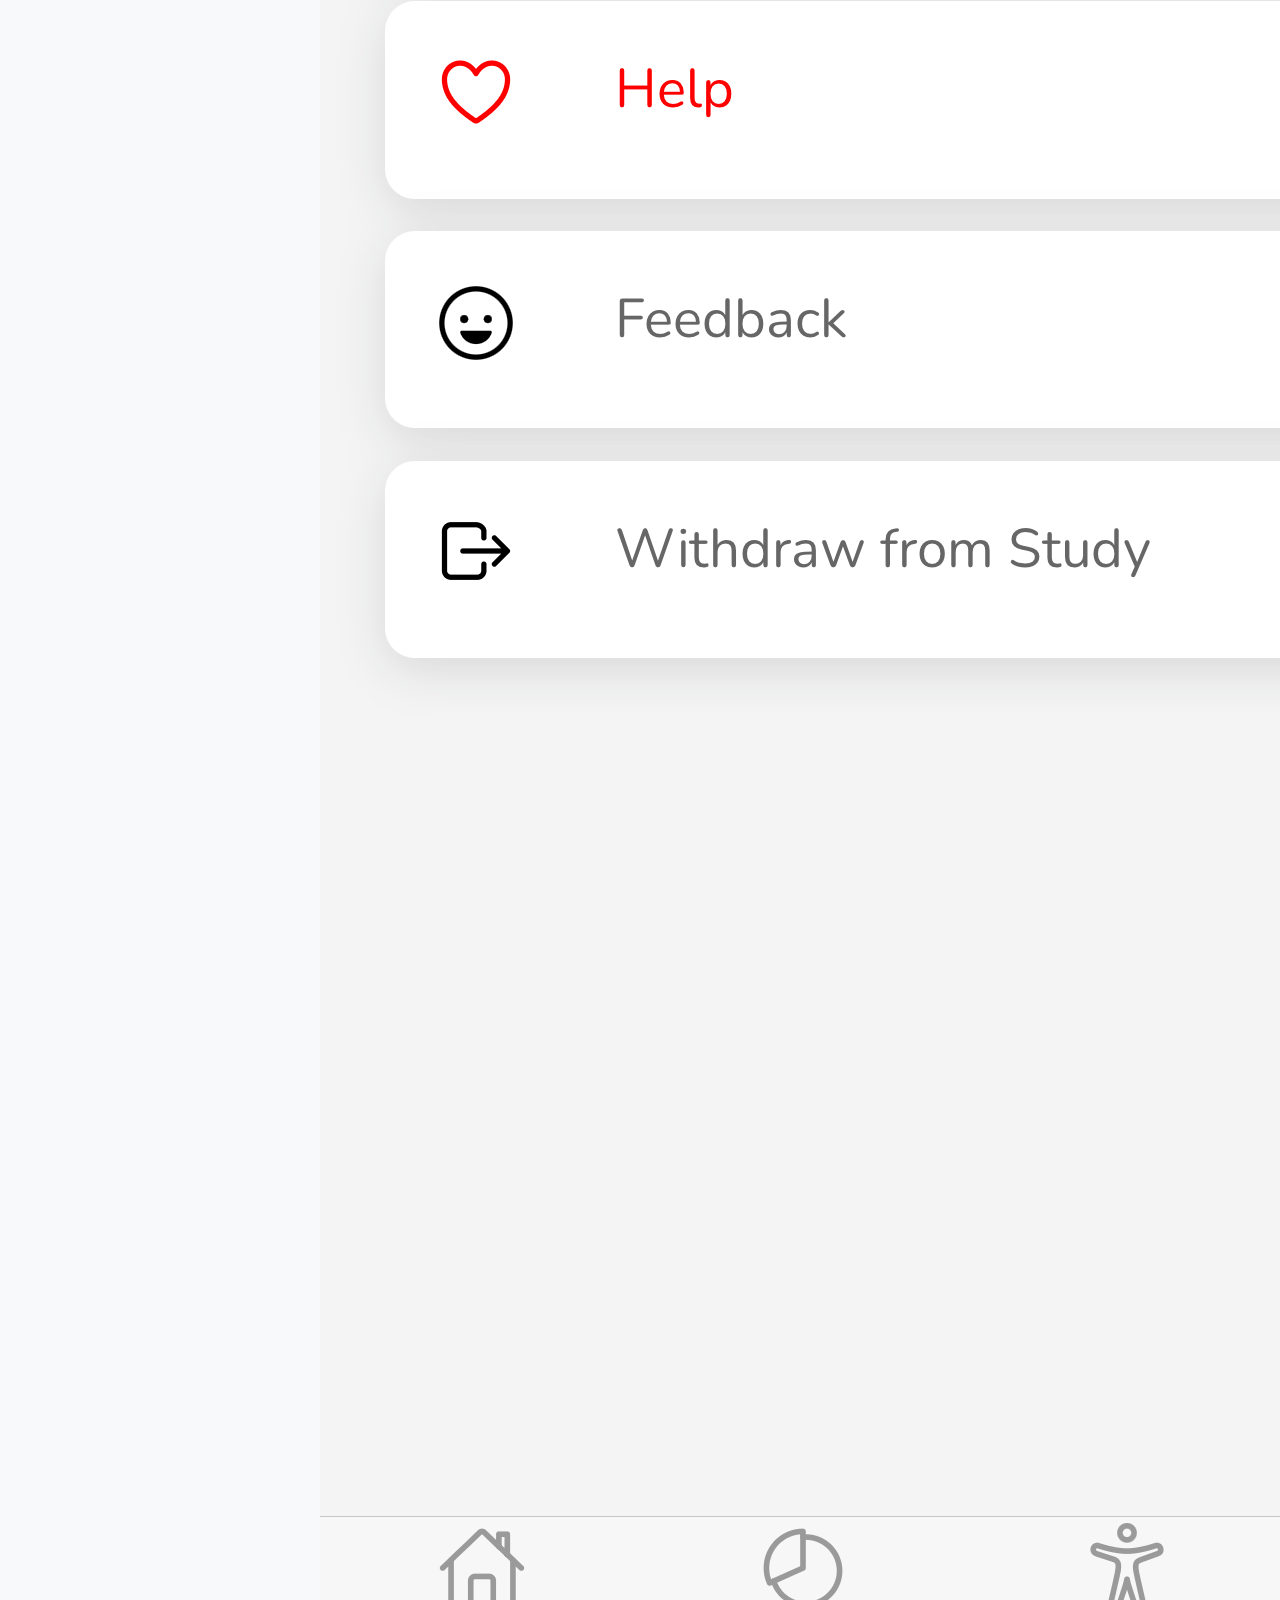
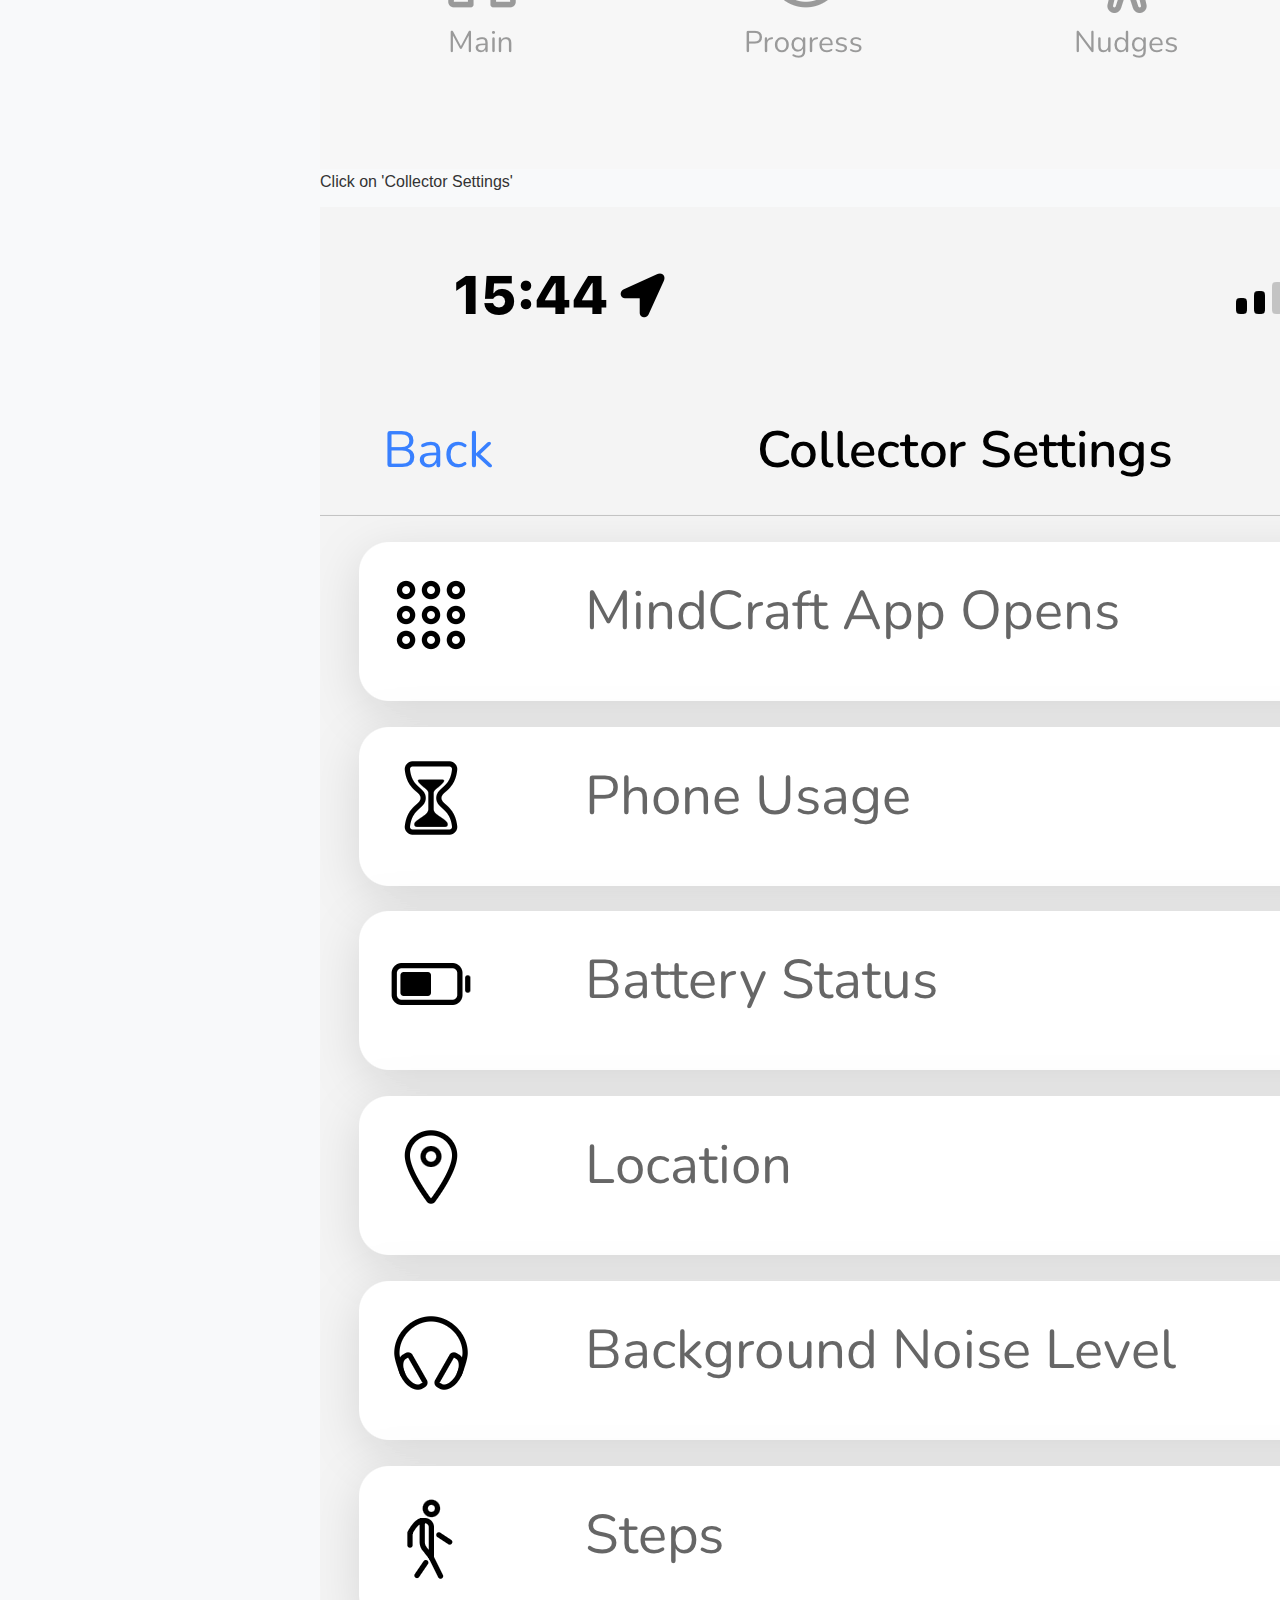
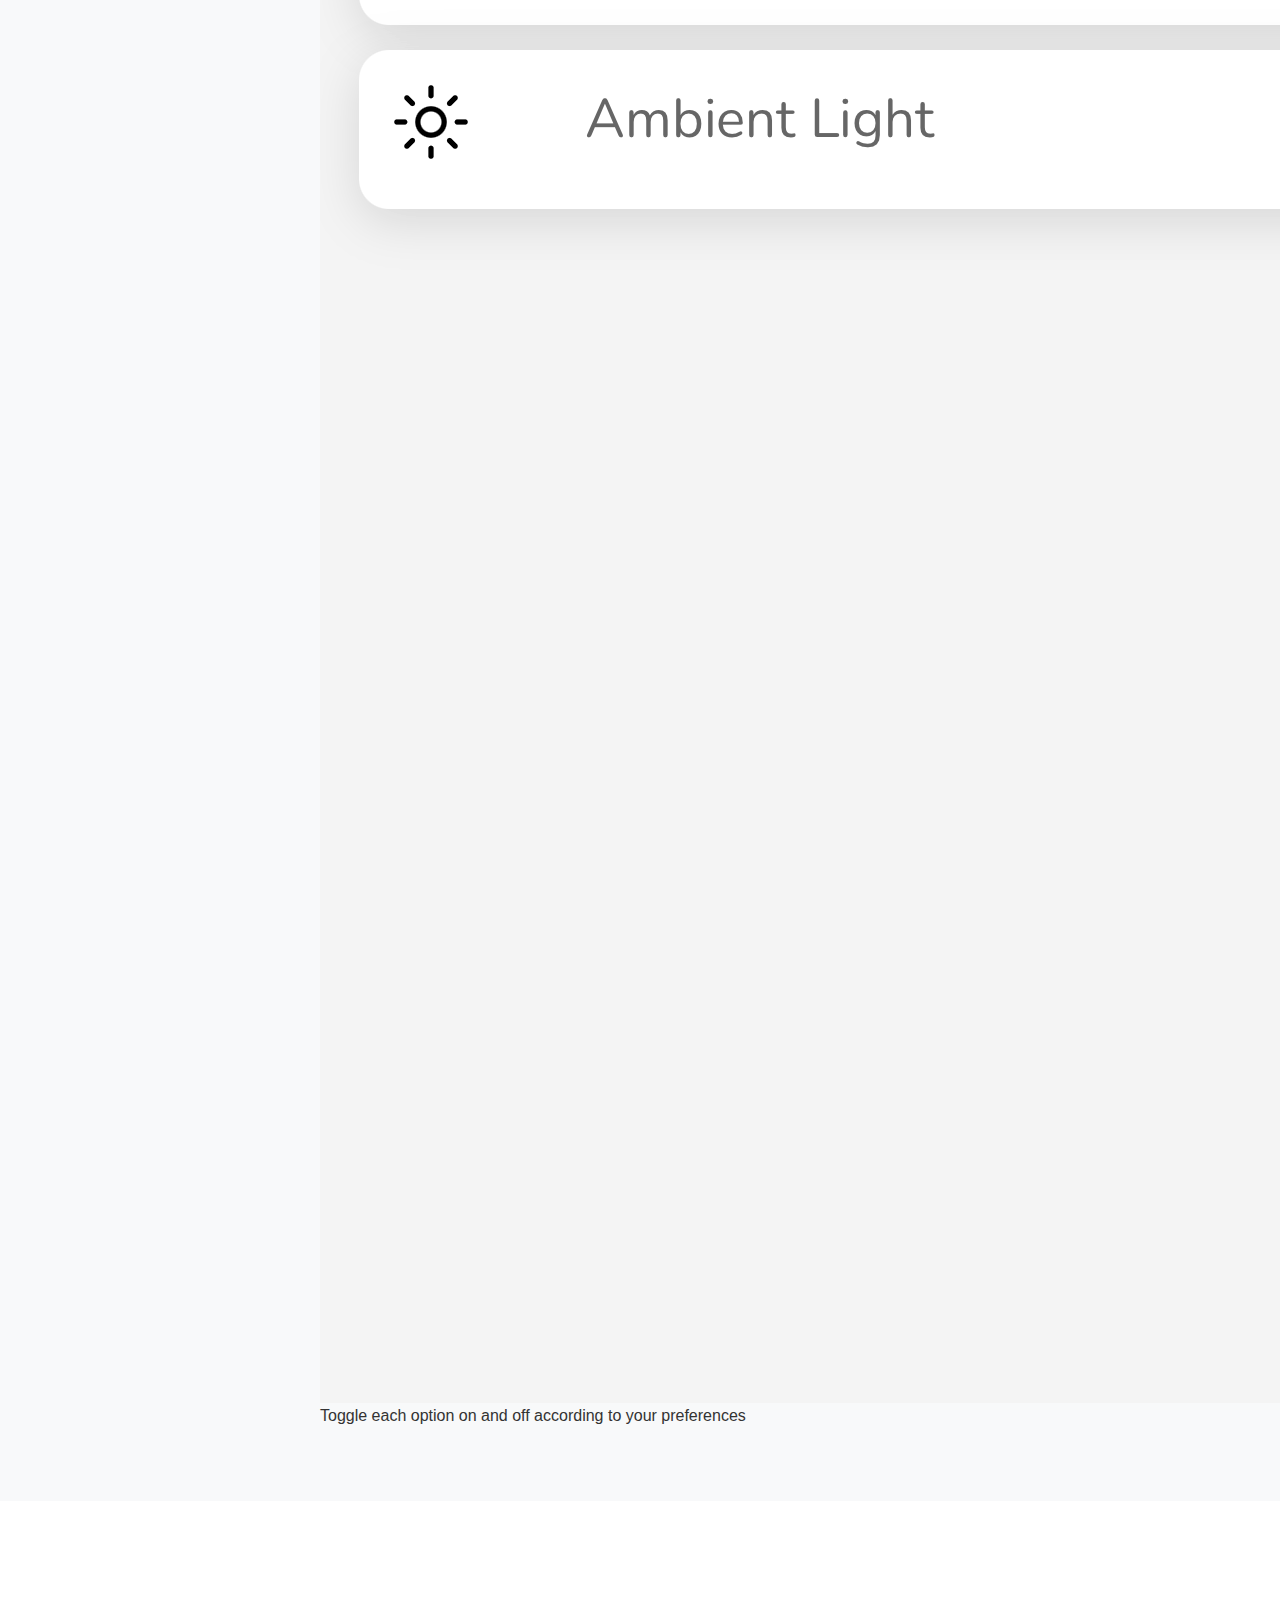
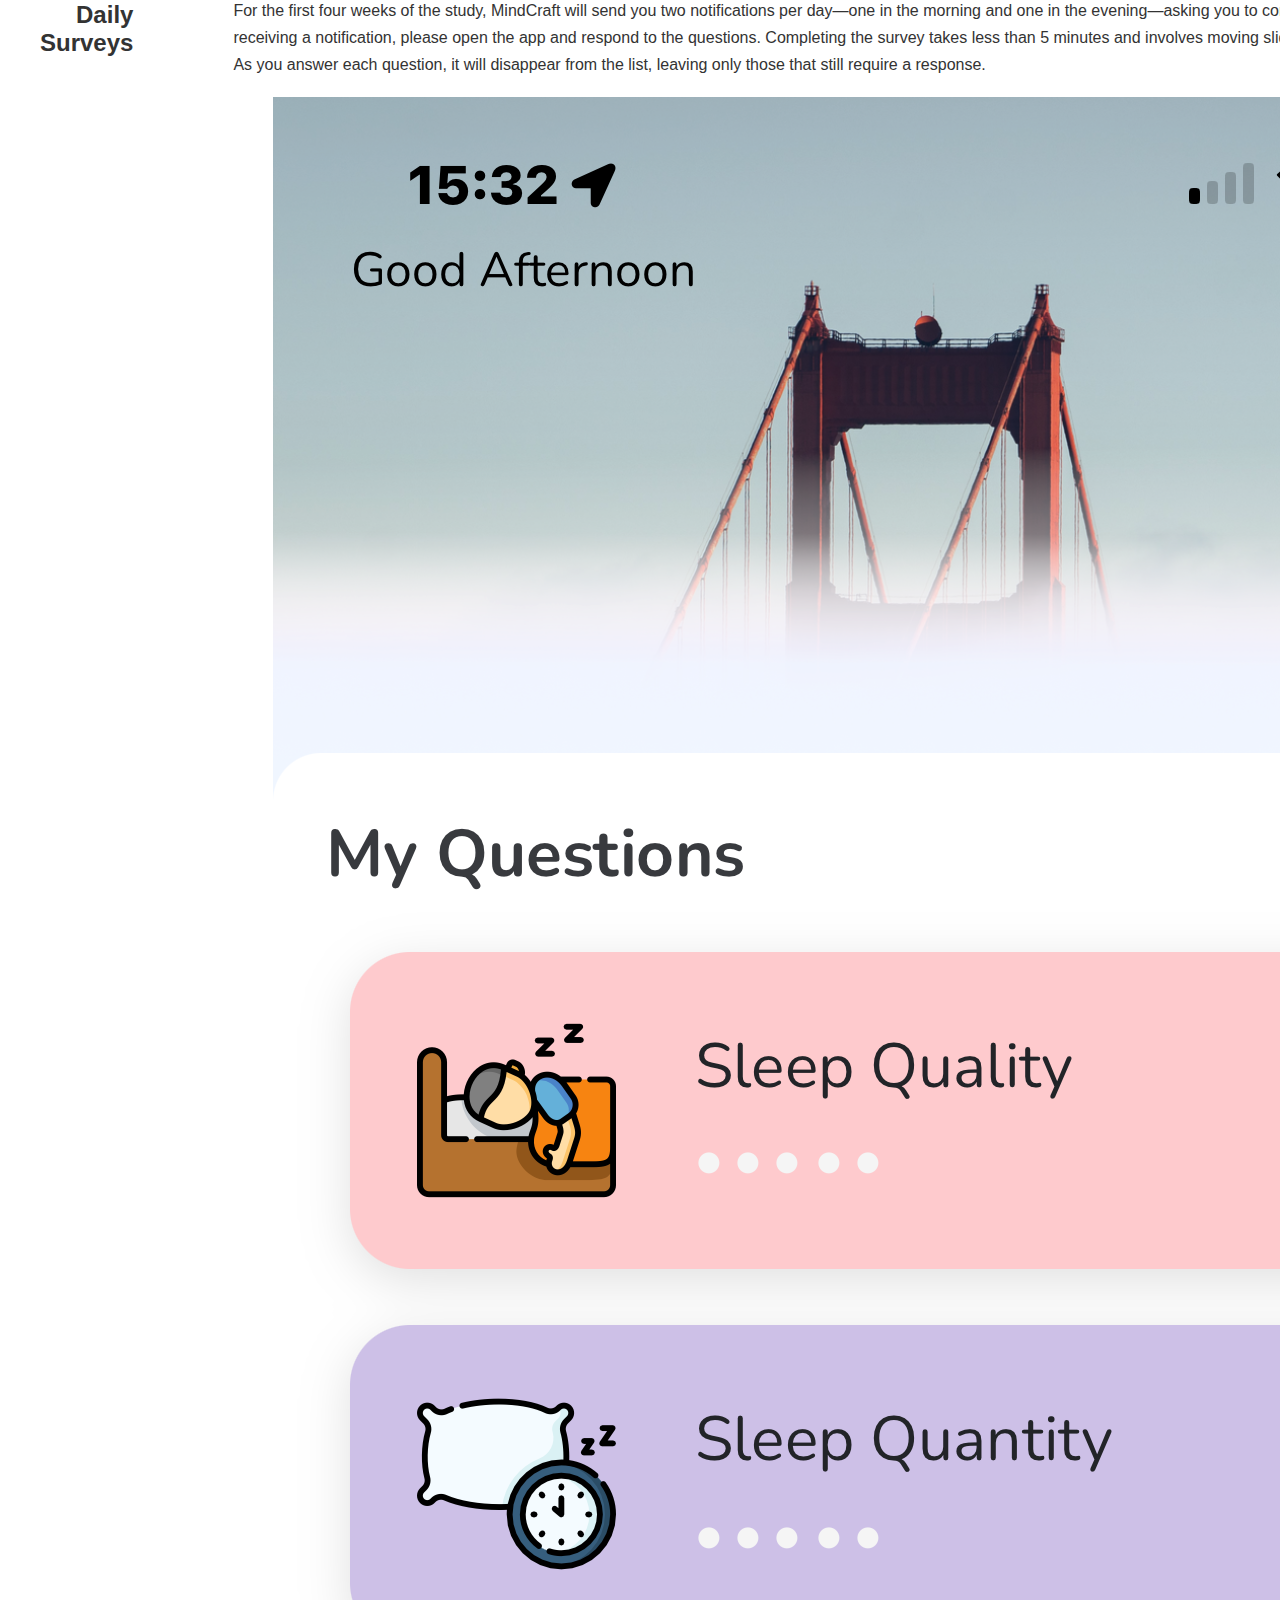
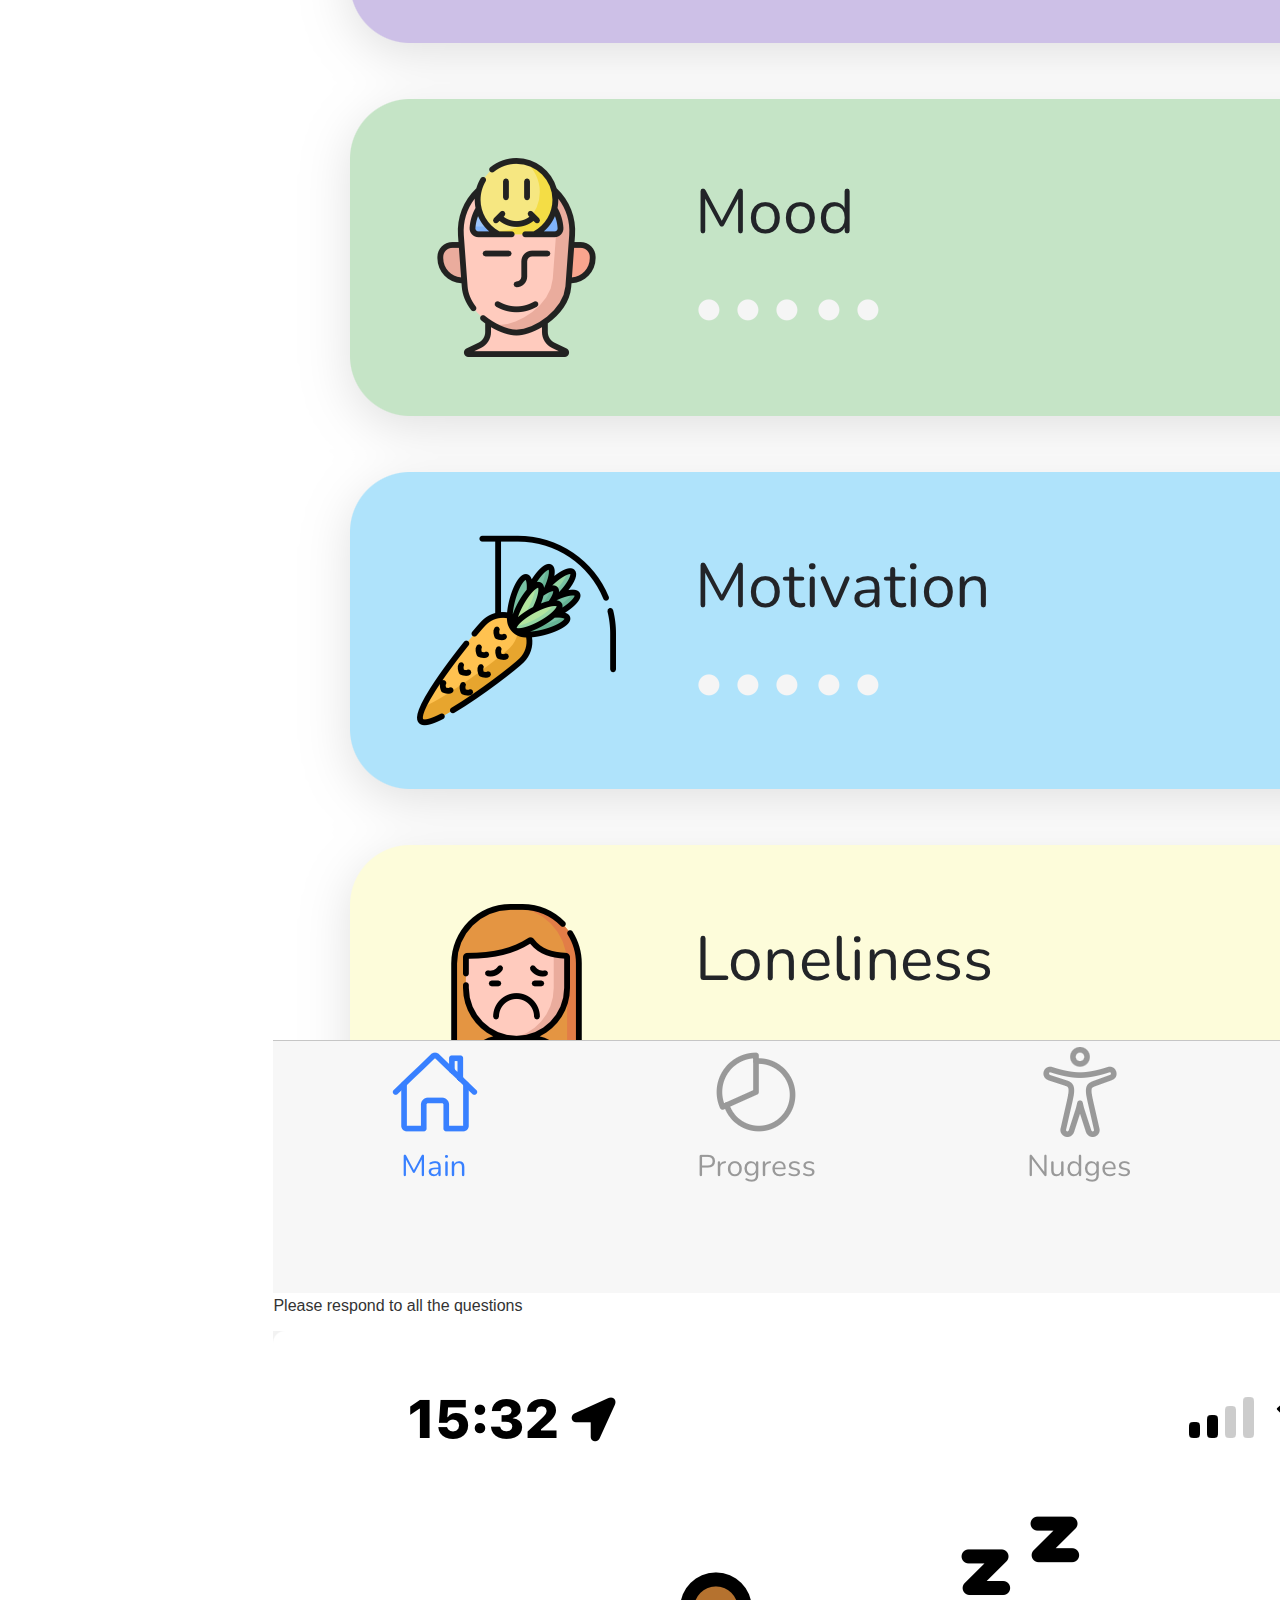
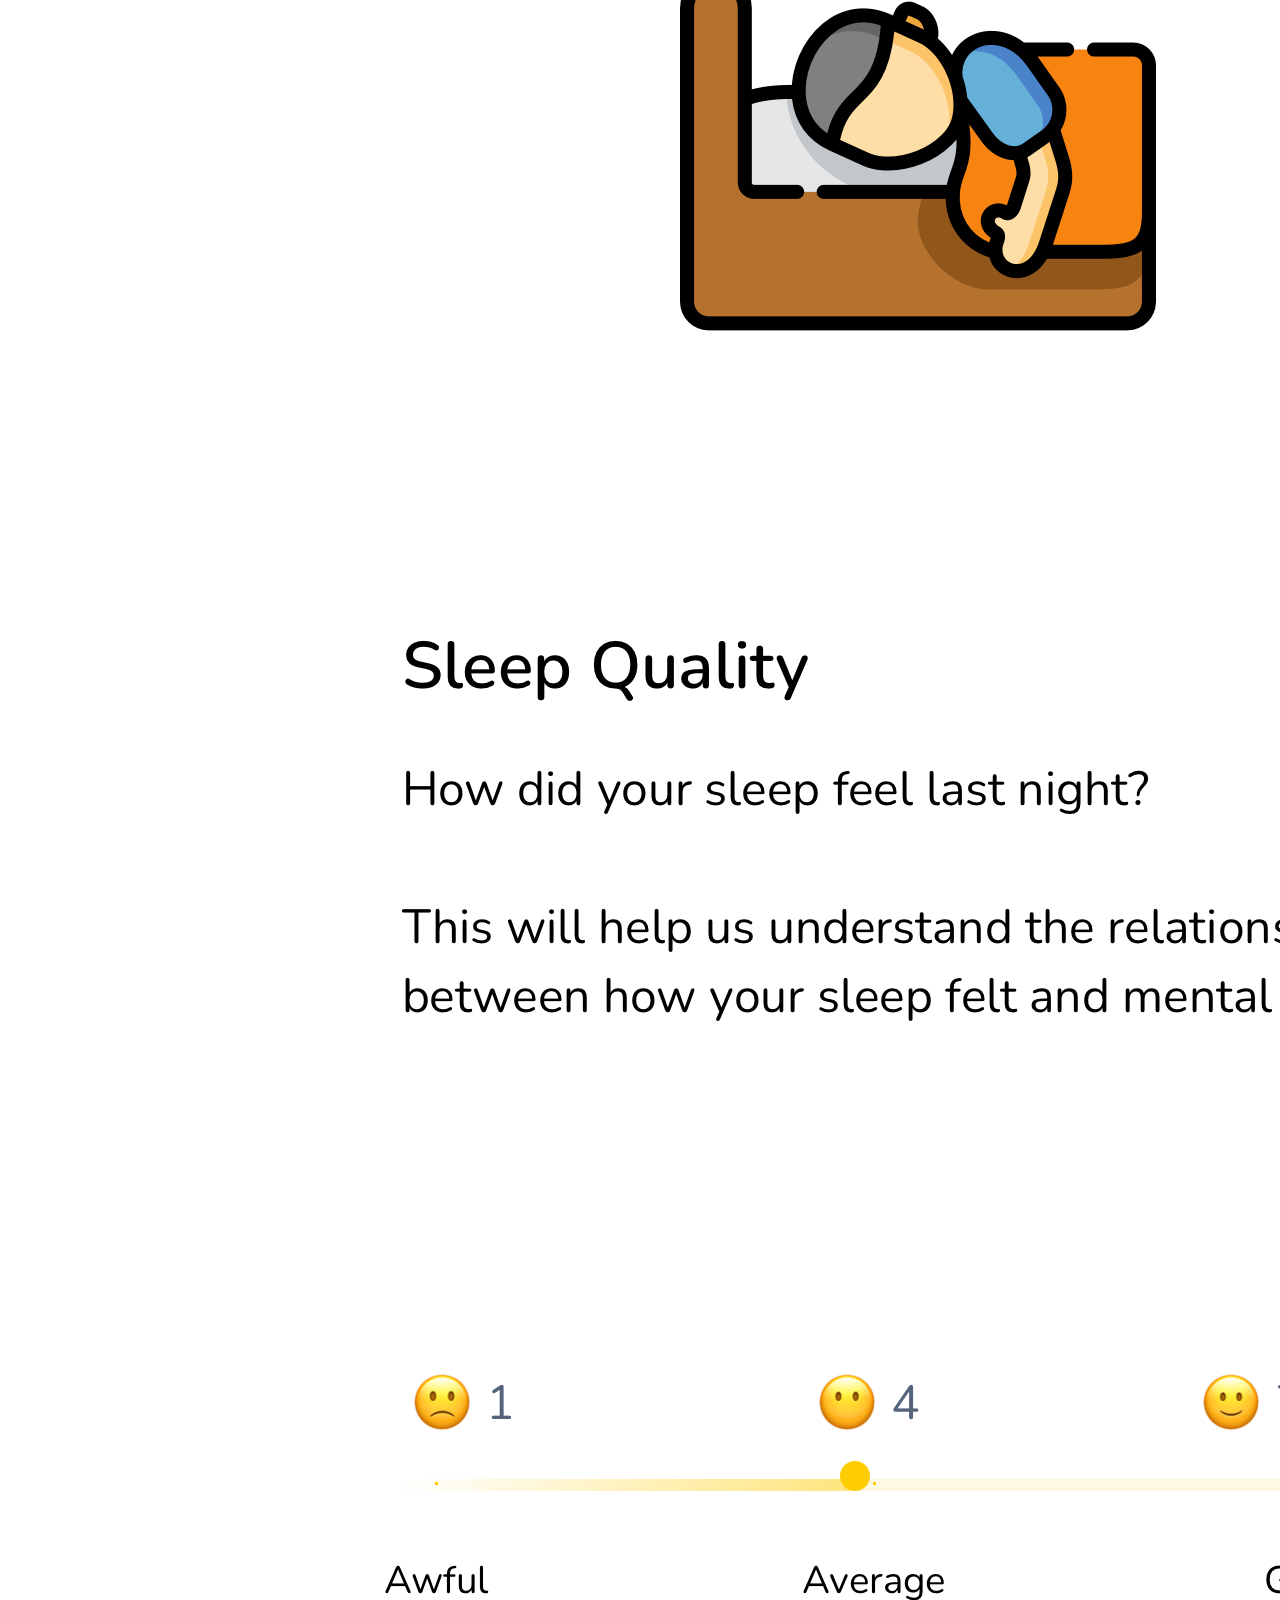
<file: mindcraft.html>
<!DOCTYPE html>
<html lang="en" data-theme="light">
<head>
    <meta charset="UTF-8">
    <meta name="viewport" content="width=device-width, initial-scale=1.0">
    <title>MindCraft - HOUDINI-BD</title>
    <link rel="icon" type="image/png" href="static/images/study_logo.png">
    <link rel="stylesheet" href="style.css">
</head>
<body>

    <nav class="navbar">
        <div class="nav-left">
            <div class="logo-text"><strong>MindCraft</strong></div>
            <div class="divider"></div>
            <ul class="nav-links">
                <li><a href="index.html">Back to Study</a></li>
                <li><a href="#install">Installation</a></li>
                <li><a href="#background-data">Background Data</a></li>
                <li><a href="#surveys">Surveys</a></li>
                <li><a href="#contact">Contact Us</a></li>

            </ul>
        </div>
        
        <div class="nav-right">
            <div class="theme-dropdown">
                <button class="theme-icon-btn" aria-label="Toggle theme">
                    <svg viewBox="0 0 24 24" fill="none" stroke="currentColor" stroke-width="2" stroke-linecap="round" stroke-linejoin="round" class="moon-icon">
                        <path d="M21 12.79A9 9 0 1 1 11.21 3 7 7 0 0 0 21 12.79z"></path>
                    </svg>
                </button>
                <div class="dropdown-content">
                    <button class="theme-opt" data-value="light">Light</button>
                    <button class="theme-opt" data-value="dark">Dark</button>
                    <button class="theme-opt" data-value="automatic">Auto</button>
                </div>
            </div>
        </div>
    </nav>

    <main>
        <section id="install" class="two-column">
            <div class="left-col">
                <h2>Installation</h2>
            </div>
            <div class="right-col">
                <p><strong>How do I install the app?</strong><br>
                MindCraft is available for both iOS and Android devices. During your baseline appointment, the research team will provide you with a unique study ID. You can download the app in advance of your baseline appointment or during the baseline appointment, as you prefer:</p>
                <ul>
                    <li>iPhone Users: Download the app from the Apple App store at <a href="https://bit.ly/4iKv3LT"  target="_blank">https://bit.ly/4iKv3LT</a></li>
                    <li>Android Users: While we are working to have the App on the Play store, you can install the app directly via the apk file from <a href="https://bit.ly/3FoVusg"  target="_blank">https://bit.ly/3FoVusg</a>. Please follow the below instructions at <a href="https://tinyurl.com/mcapkinstall"  target="_blank">https://tinyurl.com/mcapkinstall</a> to install the app via the apk file.</li>
                </ul>
                <p style="text-align: center;">
                    If you are reading this from your computer, you can scan the QR codes below to access the download links directly on your phone:
                </p>
                <div class="qr-wrapper">
                    <div class="qr-item">
                        <img src="static/images/QR_ios.png" alt="iOS QR Code">
                        <span class="caption-with-icon">
                            <svg class="brand-icon" viewBox="0 0 384 512" fill="currentColor"><path d="M318.7 268.7c-.2-36.7 16.4-64.4 50-84.8-18.8-26.9-47.2-41.7-84.7-44.6-35.5-2.8-74.3 21.8-88.5 21.8-11.4 0-51.1-18.1-81.9-18.1-41.9 0-82.7 24.3-103.7 61-42.6 74.2-10.9 184.8 29.9 244.4 20 29.1 43.7 61.6 74.5 60.5 29.8-1.1 40.5-19.1 76.6-19.1 36.1 0 46.1 19.1 77.2 18.5 31.7-.6 52.3-29.4 71.9-58.1 22.6-32.9 31.9-64.8 32.2-66.5-.8-.3-62.9-24.3-63.1-96.1zM266.3 88c16.1-20.2 26.9-47.8 24-76-23.9 1-52.7 16-69.8 36.3-15.3 18.1-28.8 45.9-25.1 73.4 26.5 2 54.7-13.5 70.9-33.7z"/></svg>
                            iOS
                        </span>
                    </div>
                    <div class="qr-item">
                        <img src="static/images/QR_android.png" alt="Android QR Code">
                        <span class="caption-with-icon">
                            <svg class="brand-icon" viewBox="0 0 24 24" fill="currentColor">
                                <path d="M17.523 15.3414c-.5511 0-.9993-.4486-.9993-.9997s.4482-.9993.9993-.9993c.5511 0 .9993.4482.9993.9993s-.4482.9997-.9993.9997m-11.046 0c-.5511 0-.9993-.4486-.9993-.9997s.4482-.9993.9993-.9993c.5511 0 .9993.4482.9993.9993s-.4482.9997-.9993.9997m11.4045-6.0206l1.9973-3.4592c.1054-.1825.0425-.415-.14-.5208-.1821-.1061-.415-.0433-.5208.1396l-2.0201 3.4984C15.3943 8.1401 13.7438 7.6433 12 7.6433s-3.3943.4968-5.2442 1.3559L4.7357 5.5008c-.1058-.1829-.3387-.2457-.5208-.1396-.1825.1058-.2454.3383-.14.5208l1.9973 3.4592C2.6743 11.558 1.1257 14.5824 1.1257 17.9701h21.7486c0-3.3877-1.5486-6.4121-4.9428-8.6493"/>
                            </svg>
                            Android
                        </span>
                    </div>
                </div>

                <p><strong>How do I setup the app for the first time?</strong><br>
                Setting up the app is very easy. Once you have downloaded the app, follow these steps:</p>

                <div class="tech-row">
                    <div class="tech-img">
                        <img src="static/images/mindcraft_login.PNG" alt="Login Screen" style="width: 150px; height: auto; border: 1px solid var(--border-color); border-radius: 8px;">
                    </div>
                    <div class="tech-text">
                        <p><strong>Enter Study ID</strong><br>
                        When you launch the app for the first time, enter the Study ID provided by the research team. Remember that the ID is case-sensitive and can only be used once.</p>
                    </div>
                </div>

                <div class="tech-row">
                    <div class="tech-img">
                        <img src="static/images/mindcraft_policy.PNG" alt="Privacy Policy" style="width: 150px; height: auto; border: 1px solid var(--border-color); border-radius: 8px;">
                    </div>
                    <div class="tech-text">
                        <p><strong>Accept Privacy Policy</strong><br>
                        Read through the privacy policy and tap 'Accept' to proceed. This ensures you understand how your data is protected.</p>
                    </div>
                </div>

                <div class="tech-row">
                    <div class="tech-img">
                        <img src="static/images/mindcraft_settings.PNG" alt="Settings" style="width: 150px; height: auto; border: 1px solid var(--border-color); border-radius: 8px;">
                    </div>
                    <div class="tech-text">
                        <p><strong>Configure Permissions</strong><br>
                        Allow the app to collect data. You can customize these options. Follow your phone's prompts to grant necessary permissions (like the microphone for Background Noise Level). Selecting an option will display details regarding the specific data collected and its intended use. You may review and update your selections at any time.</p>
                    </div>
                </div>
        </section>

        <section id="background-data" class="two-column alt-section">
            <div class="left-col">
                <h2>Background Data</h2>
            </div>
            <div class="right-col">
                <p>The table below shows the background data that is collected by the app. You can review and update your options at any point (see below for details). The information in the table is also available to you on the MindCraft app by clicking on the different option names.</p>
                <table class="data-table">
                <thead>
                    <tr>
                        <th>Background Data</th>
                        <th>Description</th>
                    </tr>
                </thead>
                <tbody>
                    <tr>
                        <td><strong>MindCraft App Opens</strong></td>
                        <td>Amount of time MindCraft is opened. This is to assess involvement of the user in the study</td>
                    </tr>
                    <tr>
                        <td><strong>Phone Usage</strong></td>
                        <td>We use this as a proxy of how much you use your mobile phone. This will help us understand the relationship between how often and for how long you use your phone and mental health.</td>
                    </tr>
                    <tr>
                        <td><strong>Battery Status</strong></td>
                        <td>We use this as a proxy of how much you use your mobile phone. This will help us understand the relationship between how often and for how long you use your phone and mental health.</td>
                    </tr>
                    <tr>
                        <td><strong>Location</strong></td>
                        <td>This will help us understand the relationship between how far and how much you move aronud geographically and mental health.</td>
                    </tr>
                    <tr>
                        <td><strong>Background Noise Level</strong></td>
                        <td>We will only record very short durations of sound to capture the background noise. We will not be able to detect what you or others around are saying from these recordings. We will use sound of voices as a proxy for socialisation. This will help us understand the relationship between levels of ambient noise, levels of socialisation and mental health.</td>
                    </tr>
                                        <tr>
                        <td><strong>Steps</strong></td>
                        <td>This activity tracker provides an estimate of your general movement levels. This will help us understand the relationship between daily physical activity and mental health.</td>
                    </tr>
                                        <tr>
                        <td><strong>Ambient Light</strong></td>
                        <td>We use this as a proxy of how much you use your mobile phone. This will help us understand the relationship between how often and for how long you use your phone and mental health.</td>
                    </tr>
                </tbody>
            </table>
            <p><strong>How do I review and change my data sharing preferences?</strong><br>
            You can review and manage your data-sharing preferences at any time directly within the MindCraft app. To adjust these, open the app, navigate to Settings, and select Collector Settings. From here, you can toggle individual data options on or off based on your preference.</p>
            <p>Please keep in mind that these settings directly affect the data available for the study. The more consistent and comprehensive the data shared, the better we can understand the patterns of bipolar disorder. However, your comfort is our priority—if there is any data you feel uncomfortable sharing, please feel free to turn it off at any time.</p>
            <div class="survey-gallery">
                <figure class="survey-item">
                    <img src="static/images/passive_1.PNG" alt="Morning Notification">
                    <figcaption>Click on 'Settings'</figcaption>
                </figure>
                
                <figure class="survey-item">
                    <img src="static/images/passive_2.PNG" alt="Survey Sliders">
                    <figcaption>Click on 'Collector Settings'</figcaption>
                </figure>
                
                <figure class="survey-item">
                    <img src="static/images/passive_3.PNG" alt="Submit Answer">
                    <figcaption>Toggle each option on and off according to your preferences</figcaption>
                </figure>
            </div>    
        </div>
        </section>

        <section id="surveys" class="two-column">
            <div class="left-col">
                <h2>Daily Surveys</h2>
            </div>
            <div class="right-col">
                <p>For the first four weeks of the study, MindCraft will send you two notifications per day—one in the morning and one in the evening—asking you to complete brief surveys within the app. Upon receiving a notification, please open the app and respond to the questions. Completing the survey takes less than 5 minutes and involves moving sliders, entering numbers, and clicking buttons. As you answer each question, it will disappear from the list, leaving only those that still require a response.</p>
                <div class="survey-gallery">
                    <figure class="survey-item">
                        <img src="static/images/survey_1.PNG" alt="Morning Notification">
                        <figcaption>Please respond to all the questions</figcaption>
                    </figure>
                    
                    <figure class="survey-item">
                        <img src="static/images/survey_2.PNG" alt="Survey Sliders">
                        <figcaption>Move the slider then click 'Submit'</figcaption>
                    </figure>
                    
                    <figure class="survey-item">
                        <img src="static/images/survey_3.PNG" alt="Submit Answer">
                        <figcaption>Enter numbers then click 'Submit'</figcaption>
                    </figure>
                </div>
                <p>After the initial four-week period, these survey prompts will automatically stop.</p>
                <p>If you click on the 'Progress' tab, you will be able to see your responses so far. Click on the down arrow to select which surveys you'd like to view.</p>
                <figure class="img-container">
                    <img src="static/images/survey_progress.PNG" 
                        alt="MindCraft Setup" 
                        style="width: 300px; height: 400px; object-fit: contain; max-width: 100%;">
                    <figcaption class="center-caption">
                    </figcaption>
                </figure>

            </div>
        </section>

        <section id="contact" class="two-column alt-section">
            <div class="left-col"><h2>Contact Us</h2></div>
            <div class="right-col">
                <p>Thank you for participating in this research and helping us study and improve the mental health of people living with bipolar.</p>
                <p>If you have any questions, concerns, or need assistance regarding MindCraft or any other aspect of the study, we are here to help.</p>
                <p>Please reach out to us using the contact details below. Alternatively, if you prefer, please leave your contact email and your message in the boxes below and click on 'Send email'. An email will be sent to the research team at the email address below through the GDPR-compliant (General Data Protection Regulation) <a href="https://formspree.io/security/" target="_blank">Formspree</a> service.</p>
                
                <div class="icon-contact">
                    <div class="contact-line clickable-email" id="copy-email" title="Click to copy email">
                        <svg class="icon" viewBox="0 0 24 24" fill="none" stroke="currentColor" stroke-width="2" stroke-linecap="round" stroke-linejoin="round">
                            <path d="M4 4h16c1.1 0 2 .9 2 2v12c0 1.1-.9 2-2 2H4c-1.1 0-2-.9-2-2V6c0-1.1.9-2 2-2z"></path>
                            <polyline points="22,6 12,13 2,6"></polyline>
                        </svg>
                        <span id="email-text">f.corponi@imperial.ac.uk</span>
                        <span class="copy-badge" id="copy-badge">Copied!</span>
                    </div>

                    <div class="contact-line">
                        <svg class="icon" viewBox="0 0 24 24" fill="none" stroke="currentColor" stroke-width="2" stroke-linecap="round" stroke-linejoin="round">
                            <path d="M22 16.92v3a2 2 0 0 1-2.18 2 19.79 19.79 0 0 1-8.63-3.07 19.5 19.5 0 0 1-6-6 19.79 19.79 0 0 1-3.07-8.67A2 2 0 0 1 4.11 2h3a2 2 0 0 1 2 1.72 12.84 12.84 0 0 0 .7 2.81 2 2 0 0 1-.45 2.11L8.09 9.91a16 16 0 0 0 6 6l1.27-1.27a2 2 0 0 1 2.11-.45 12.84 12.84 0 0 0 2.81.7A2 2 0 0 1 22 16.92z"></path>
                        </svg>
                        <span>+44 (0) XXXX XXXXXX</span>
                    </div>
                </div>

                <form action="https://formspree.io/f/mkogwpzk" method="POST" class="stacked-form">
                    <label for="reply-to">Your contact email</label>
                    <input type="email" name="_replyto" id="reply-to" required placeholder="email@example.com">
                    
                    <label for="message">Your message</label>
                    <textarea id="message" name="message" rows="10" required></textarea>
                    
                    <input type="hidden" name="_subject" value="New Contact from HOUDINI-BD Website">
                    
                    <button type="submit" class="submit-btn">Send email</button>
                </form>
            </div>
        </section>
    </main>

    <script src="script.js"></script>
</body>
</html>
</file>
<file: style.css>
:root[data-theme="light"] {
    --bg-color: #ffffff;
    --bg-alt: #f8f9fa; /* Very subtle light grey/blue */
    --text-color: #333333;   
    --nav-bg: #ffffff;
    --border-color: #e0e0e0;
    --accent: #2c3e50;
    /* Professional deep blue for light mode */
    --link-color: #0056b3; 
}

:root[data-theme="dark"] {
    --bg-color: #1a1a1a;
    --bg-alt: #222222; /* Slightly lighter than the base black */
    --text-color: #f0f0f0;
    --nav-bg: #1a1a1a;
    --border-color: #444444;
    --accent: #3498db;
    /* High-contrast bright blue or soft gold for dark mode */
    --link-color: #5dade2; 
}

/* Base Styles */
* { box-sizing: border-box; }
html { scroll-behavior: smooth; }
body { 
    margin: 0; 
    font-family: 'Helvetica Neue', Arial, sans-serif; 
    background-color: var(--bg-color); 
    color: var(--text-color);
    transition: background-color 0.3s ease, color 0.3s ease; /* Adds smoothness */
}

/* Navbar */
.navbar {
    position: fixed;
    top: 0; 
    width: 100%;
    display: flex;
    justify-content: space-between; /* Pushes theme selector to the far right */
    align-items: center;
    padding: 10px 30px;
    background: var(--nav-bg);
    border-bottom: 1px solid var(--border-color);
    z-index: 1000;
}

.nav-left {
    display: flex;
    align-items: center;
}

.logo-text {
    font-size: 1.2rem;
    white-space: nowrap;
}

/* The vertical bar */
.divider {
    height: 20px;
    width: 1px;
    background-color: var(--border-color);
    margin: 0 20px;
}

.nav-links { 
    list-style: none; 
    display: flex; 
    margin: 0; 
    padding: 0; 
}

.nav-links li { 
    margin-right: 20px; 
}

.nav-links a { 
    text-decoration: none; 
    color: var(--text-color); 
    font-weight: 500; 
    font-size: 0.95rem;
}

.nav-right {
    display: flex;
    align-items: center;
}

.theme-btn { 
    padding: 5px 10px; 
    border-radius: 4px; 
    border: 1px solid var(--border-color);
    background: var(--bg-color);
    color: var(--text-color);
    cursor: pointer;
}

/* Modified Two-Column Structure */
.two-column {
    display: flex;
    /* Reduced from 50vh to 0 to let content define height, 
       or use a smaller value like 30vh */
    min-height: auto; 
    /* Reduced top/bottom padding for a slimmer look */
    padding-top: 60px;  /* Space for fixed navbar */
    padding-bottom: 40px; 
    background-color: var(--bg-color);
}

/* All sections get the base background by default */
section.two-column {
    background-color: var(--bg-color);
    transition: background-color 0.3s ease;
}

/* Every second (even) section gets the alternate shade */
section.two-column:nth-of-type(even) {
    background-color: var(--bg-alt);
}

.left-col {
    flex: 1;
    /* Reduced padding from 40px to 20px 40px */
    padding: 20px 40px; 
    text-align: right;
}

.right-col {
    flex: 2;
    /* Reduced padding from 40px 60px to 20px 60px */
    padding: 20px 60px;
}

/* Remove the global border-bottom from sections */
section {
    border-bottom: none;
}

/* Images & Icons */
.side-logo { max-width: 200px; height: auto; }
.icon { width: 24px; height: 24px; vertical-align: middle; margin-right: 10px; }
.contact-line { margin-bottom: 15px; display: flex; align-items: center; }

/* Contact Form */
.stacked-form { display: flex; flex-direction: column; margin-top: 30px; }
.stacked-form textarea { width: 100%; resize: vertical; margin-bottom: 15px; }
.stacked-form input { margin-bottom: 15px; padding: 10px; }
.submit-btn { background: var(--accent); color: white; border: none; padding: 15px; cursor: pointer; }

/* Responsive */
@media (max-width: 768px) {
    .two-column { flex-direction: column; }
    .left-col { text-align: left; border-right: none; border-bottom: 1px solid var(--border-color); }
}

/* Enhanced Icon Styles */
.icon { 
    width: 32px;      /* Increased size from 24px */
    height: 32px;     /* Increased size from 24px */
    margin-right: 15px; 
    flex-shrink: 0;   /* Prevents icon from squishing on mobile */
    color: var(--text-color); /* Forces SVG to match theme text color */
}

.contact-line { 
    margin-bottom: 20px; 
    display: flex; 
    align-items: center; 
    font-size: 1.1rem; /* Slightly larger text to match bigger icons */
}

/* Logo Row in Intro */
.logo-row {
    display: flex;
    /* --- CONTROL GAP HERE --- */
    gap: 80px;            /* Increase this value (e.g., 100px) for more space */
    /* ------------------------ */
    
    margin-top: 40px;     
    width: 100%;          
    align-items: center;  /* Ensures logos stay on the same horizontal level */
}

.logo-container {
    flex: 1;              /* Forces both containers to be identical in width */
    height: 120px;        /* Fixed height to keep them uniform */
    display: flex;
    justify-content: center;
    align-items: center;
}

.logo-container img {
    max-width: 100%;      /* Image will not exceed the container width */
    max-height: 100%;     /* Image will not exceed the 120px height */
    object-fit: contain;  /* Maintains logo proportions without distortion */
}

/* Responsive adjustment for mobile */
@media (max-width: 600px) {
    .logo-row {
        flex-direction: column; /* Stack logos on small screens */
        gap: 30px;
    }
}

/* Research Team Grid */
.team-grid {
    display: grid;
    grid-template-columns: repeat(2, 1fr); /* Two equal columns */
    gap: 40px;
    text-align: center;
}

.team-member {
    display: flex;
    flex-direction: column;
    align-items: center;
}

/* If there is an odd number of members, center the last one */
.team-member:last-child:nth-child(odd) {
    grid-column: 1 / span 2;
}

.member-photo {
    width: 180px;         /* Fixed size for all pictures */
    height: 180px;        /* Fixed size for all pictures */
    border-radius: 50%;   /* Makes the frame circular */
    overflow: hidden;     /* Crops anything outside the circle */
    margin-bottom: 15px;
    border: 2px solid var(--border-color);
    background-color: var(--bg-alt); /* Placeholder color if image fails */
}

.member-photo img {
    width: 100%;
    height: 100%;
    object-fit: cover;    /* Ensures image fills circle without distortion */
}

.member-name {
    display: block;
    font-weight: bold;
    font-size: 1.1rem;
    color: var(--text-color);
    text-decoration: none;
    margin-bottom: 5px;
}

.member-name:hover {
    color: var(--accent); /* Changes color on hover */
    text-decoration: underline;
}

.member-role {
    margin: 0;
    font-size: 0.95rem;
    color: var(--text-color);
    opacity: 0.8;
}

/* Responsive adjustment for team grid */
@media (max-width: 600px) {
    .team-grid {
        grid-template-columns: 1fr; /* Single column on small mobile */
    }
    .team-member:last-child:nth-child(odd) {
        grid-column: auto;
    }
}

/* --- RESPONSIVE BREAKPOINTS --- */

/* Tablets and small desktops (Large screens) */
@media (max-width: 1024px) {
    .navbar {
        padding: 10px 20px;
    }
    .left-col {
        padding: 20px;
    }
    .right-col {
        padding: 20px 30px;
    }
}

/* Mobile Devices (Phones) */
@media (max-width: 768px) {
    /* Stack the two columns vertically */
    .two-column {
        flex-direction: column;
        min-height: auto;
        padding-top: 70px; /* Adjust for mobile navbar height */
    }

    .left-col {
        text-align: center; /* Center headers/logos on mobile */
        border-right: none;
        padding: 30px 20px 10px 20px;
    }

    .right-col {
        padding: 10px 20px 40px 20px;
    }

    /* Adjust the Navigation Bar */
    .nav-left {
        flex-direction: column;
        align-items: flex-start;
    }

    .divider {
        display: none; /* Remove the vertical bar on small screens */
    }

    .nav-links {
        margin-top: 10px;
        flex-wrap: wrap; /* Allow links to wrap to a new line if needed */
    }

    .nav-links li {
        margin-right: 15px;
        margin-bottom: 5px;
    }

    /* Adjust the Research Team to 1 column */
    .team-grid {
        grid-template-columns: 1fr;
        gap: 30px;
    }
    
    .team-member:last-child:nth-child(odd) {
        grid-column: auto; /* Reset the centering logic for single column */
    }

    /* Adjust the Sponsor Logos (Imperial/NIHR) */
    .logo-row {
        flex-direction: column;
        gap: 40px;
    }
}

/* Theme Dropdown Container */
.theme-dropdown {
    position: relative;
    display: inline-block;
}

.theme-icon-btn {
    background: none;
    border: none;
    cursor: pointer;
    padding: 5px;
    color: var(--text-color);
    display: flex;
    align-items: center;
}

.moon-icon {
    width: 24px;
    height: 24px;
    transition: transform 0.3s ease;
}

.theme-icon-btn:hover .moon-icon {
    transform: rotate(-15deg);
}

/* Hidden Menu */
.dropdown-content {
    display: none;
    position: absolute;
    right: 0;
    background-color: var(--bg-color);
    min-width: 100px;
    box-shadow: 0px 8px 16px 0px rgba(0,0,0,0.2);
    border: 1px solid var(--border-color);
    border-radius: 4px;
    z-index: 1001;
}

/* Show on Hover */
.theme-dropdown:hover .dropdown-content {
    display: block;
}

/* Dropdown Buttons */
.theme-opt {
    color: var(--text-color);
    padding: 10px 15px;
    text-decoration: none;
    display: block;
    width: 100%;
    border: none;
    background: none;
    text-align: left;
    cursor: pointer;
    font-size: 0.9rem;
}

.theme-opt:hover {
    background-color: var(--bg-alt);
}

.clickable-email {
    cursor: pointer;
    position: relative;
    display: inline-flex;
    align-items: center;
    transition: opacity 0.2s;
}

.clickable-email:hover {
    opacity: 0.7;
}

.copy-badge {
    visibility: hidden;
    background-color: var(--accent);
    color: white;
    font-size: 0.75rem;
    padding: 2px 8px;
    border-radius: 4px;
    margin-left: 10px;
    opacity: 0;
    transition: opacity 0.3s;
}

.copy-badge.show {
    visibility: visible;
    opacity: 1;
}

/* Global Link Styling */
a {
    color: var(--link-color);
    text-decoration: underline; /* Keeps it accessible for color-blind users */
    transition: color 0.3s ease;
}

a:hover {
    filter: brightness(1.2); /* Makes the link slightly glow/brighten on hover */
}

/* Ensure navbar links remain the theme text color (if you prefer them not to be blue) */
.nav-links a {
    color: var(--text-color);
    text-decoration: none;
}

.cta-box {
    background-color: var(--bg-alt);
    padding: 20px;
    border-radius: 8px;
    border-left: 5px solid var(--accent);
    margin: 25px 0;
}

.cta-button {
    display: inline-block;
    background-color: var(--accent);
    color: white !important; /* Forces white text in both themes */
    padding: 12px 24px;
    text-decoration: none !important;
    border-radius: 5px;
    font-weight: bold;
    margin-top: 10px;
    transition: transform 0.2s ease;
}

.cta-button:hover {
    transform: translateY(-2px);
    filter: brightness(1.1);
}

/* Eligibility Card */
.eligibility-card {
    border: 1px solid var(--border-color);
    padding: 20px;
    border-radius: 8px;
    margin-bottom: 25px;
    background-color: var(--bg-color); /* Contrast against alt-section */
}

/* Journey Timeline */
.section-subheading {
    margin: 40px 0 20px 0;
    font-size: 1.3rem;
    border-bottom: 2px solid var(--accent);
    display: inline-block;
}

.journey-container {
    display: flex;
    flex-direction: column;
    gap: 20px;
    margin-bottom: 40px;
}

.journey-step {
    display: flex;
    align-items: flex-start;
    gap: 20px;
}

.step-number {
    background: var(--accent);
    color: white;
    width: 35px;
    height: 35px;
    border-radius: 50%;
    display: flex;
    align-items: center;
    justify-content: center;
    flex-shrink: 0;
    font-weight: bold;
}

.highlight-step .step-number {
    background: #27ae60; /* A green "success" color for the payment step */
}

.step-content strong {
    display: block;
    margin-bottom: 5px;
}

.step-content p {
    margin: 0;
    font-size: 0.95rem;
}

/* Info Grid */
.info-grid {
    display: grid;
    grid-template-columns: 1fr 1fr;
    gap: 20px;
    margin-top: 30px;
}

.info-item {
    background: var(--bg-color);
    padding: 20px;
    border-radius: 8px;
    border: 1px solid var(--border-color);
}

.info-item h4 {
    margin-top: 0;
    font-size: 1rem;
}

.contact-hint {
    font-size: 0.9rem;
    font-style: italic;
    margin-top: 30px;
}

/* Responsive fix for the Info Grid */
@media (max-width: 600px) {
    .info-grid {
        grid-template-columns: 1fr;
    }
}

/* This ensures the box doesn't sit directly under the fixed navbar when jumping */
#screening-box {
    scroll-margin-top: 50px; 
}

/* Information Notice Box */
.info-notice {
    background-color: var(--bg-color);
    border: 1px solid var(--border-color);
    border-left: 4px solid var(--accent);
    padding: 20px;
    border-radius: 4px;
    margin: 25px 0;
    text-align: center;
}

.info-notice p {
    margin: 0 0 10px 0;
    font-size: 0.95rem;
    line-height: 1.5;
}

.info-notice p:last-child {
    margin-bottom: 0;
}

.overview-lead {
    font-style: italic;
    color: var(--text-color);
    opacity: 0.9;
    margin-bottom: 20px;
    display: block;
}

/* Global styling for all content in the right columns */
.right-col p {
    line-height: 1.7;    /* Adds breathability between lines */
    margin-bottom: 1.2rem; /* Creates consistent spacing between paragraphs */
}

/* Ensure lists in the right column also follow this spacing */
.right-col ul li {
    line-height: 1.7;
    margin-bottom: 0.8rem;
}

.focus-grid {
    display: grid;
    grid-template-columns: 1fr 1fr; /* Two columns */
    gap: 20px;
    margin-top: 20px;
}

.focus-card {
    background: var(--bg-color);
    border: 1px solid var(--border-color);
    padding: 20px;
    border-radius: 8px;
    border-top: 4px solid var(--accent);
}

.focus-header {
    font-weight: bold;
    color: var(--accent);
    margin-bottom: 10px;
    font-size: 1.1rem;
}

@media (max-width: 600px) { .focus-grid { grid-template-columns: 1fr; } }

/* Container for the rows (Wristband, App, Agent) */
.tech-row {
    display: flex;
    /* Changed from center to flex-start to align with the top line */
    align-items: flex-start; 
    gap: 40px; 
    margin-bottom: 40px;
}

/* Left subcolumn: Fixed and narrower */
.tech-row .tech-img {
    flex: 0 0 100px;
    /* Removed fixed height to allow it to sit tight at the top */
    display: flex;
    justify-content: center;
    /* Optional: add a tiny bit of top padding to match the text line-height perfectly */
    padding-top: 5px; 
}

/* Forces all input figures to the same size */
.tech-row .tech-img img {
    width: 80px;      
    height: 80px;     
    object-fit: contain; 
}

/* Right subcolumn: Takes up the remaining space */
.tech-row .tech-text {
    flex: 1;
}

/* Ensure the first paragraph in the text block has no top margin 
   so it aligns perfectly with the image */
.tech-row .tech-text p:first-child {
    margin-top: 0;
}

/* Figure Styling */
.img-container {
    text-align: center;
    margin: 40px 0;
}

.img-container img {
    width: 100%;
    max-width: 800px;
    height: auto;
}

.center-caption {
    display: block;
    margin-top: 15px;
    font-style: italic;
    font-size: 0.95rem;
}

/* Responsive: stack columns on mobile */
@media (max-width: 600px) {
    .tech-row {
        flex-direction: column;
        text-align: center;
    }
}



/* 1. Ensure the whole page scrolls smoothly */
html {
    scroll-behavior: smooth;
    /* 2. OFFSET FOR FIXED NAVBAR: Adjust this value (60px) to match your navbar height */
    scroll-padding-top: 60px; 
}

/* 3. Specifically target the tech rows to ensure they align perfectly */
.tech-row {
    scroll-margin-top: 5px; /* Backup for older browsers */
    display: flex;
    margin-bottom: 40px;
}

/* Clean up the titles */
.tech-title {
    margin-top: 0;
    margin-bottom: 10px;
    font-size: 1.2rem;
    font-weight: bold;
    color: var(--text-color);
}

.recruiting-banner {
    display: flex;
    align-items: center;
    justify-content: center;
    width: fit-content;      
    /* Centers the banner itself, but stays on its own row */
    margin: 0 auto 10px auto; 
    
    background-color: #e8f5e9;
    color: #2e7d32;
    padding: 6px 16px;
    border-radius: 20px;
    font-size: 0.85rem;
    font-weight: bold;
    text-transform: uppercase;
    letter-spacing: 1px;
    border: 1px solid #c8e6c9;
    cursor: pointer;
    transition: transform 0.2s ease, background-color 0.2s ease;
}


.recruiting-banner:hover {
    transform: scale(1.05);
    background-color: #c8e6c9; /* Slightly darker green on hover */
}

/* Remove the top margin only for the first subheading to bring it closer to the banner */
.right-col .section-subheading:first-of-type {
    margin-top: 0;
    text-align: left; /* Ensures this stays left-aligned */
    display: inline-block; /* Keeps your underline styling intact */
}

/* QR Code Side-by-Side Container */
.qr-wrapper {
    display: flex;
    gap: 40px; 
    margin: 30px 0;       /* Added 30px margin top/bottom for breathing room */
    justify-content: center; /* This centers the items horizontally within the column */
    align-items: flex-start;
}

.qr-item {
    display: flex;
    flex-direction: column;
    align-items: center; 
    width: 150px; 
}

.qr-item img {
    width: 100%; 
    height: auto;
    border: 1px solid var(--border-color);
    border-radius: 8px;
    padding: 10px; 
    background: white; /* Keeps QR scannable in Dark Mode */
    box-shadow: 0 4px 6px rgba(0,0,0,0.1); /* Optional: adds a professional lift */
}

.qr-item span {
    margin-top: 12px;
    font-weight: bold;
    font-size: 1rem;
    color: var(--text-color);
    letter-spacing: 1px;
}

.caption-with-icon {
    display: flex;
    align-items: center;
    gap: 8px;           /* Space between icon and text */
    margin-top: 12px;
    font-weight: bold;
    font-size: 1rem;
    color: var(--text-color);
}

.brand-icon {
    width: 1.1em;   /* Using 'em' makes it scale perfectly with font-size */
    height: 1.1em;
    fill: var(--text-color);
    flex-shrink: 0;
}

/* Specific color for Android green if you want it to pop (Optional) */
/* .qr-item:last-child .brand-icon { fill: #3DDC84; } */

/* Gallery Container */
.image-gallery-wrapper {
    display: flex;
    gap: 20px;            /* Space between images */
    justify-content: center; 
    margin: 40px 0;       /* Increased vertical margin for the larger images */
    flex-wrap: wrap;      
}

/* Individual Image Container */
.gallery-item {
    /* Increased from 220px to 320px to take more horizontal space */
    flex: 0 1 320px;      
    text-align: center;
    max-width: 100%;      /* Safety for small screens */
}

.gallery-item img {
    width: 100%;          
    height: 240px;        /* Increased height to match the wider look */
    object-fit: cover;    
    border: 1px solid var(--border-color);
    border-radius: 12px;  /* Slightly rounder corners for larger images */
    background-color: var(--bg-alt);
    box-shadow: 0 4px 12px rgba(0,0,0,0.08); /* Adds depth to larger images */
}

.gallery-caption {
    margin-top: 15px;
    font-size: 1rem;      /* Slightly larger text for larger images */
    font-style: italic;
    color: var(--text-color);
}
</file>
